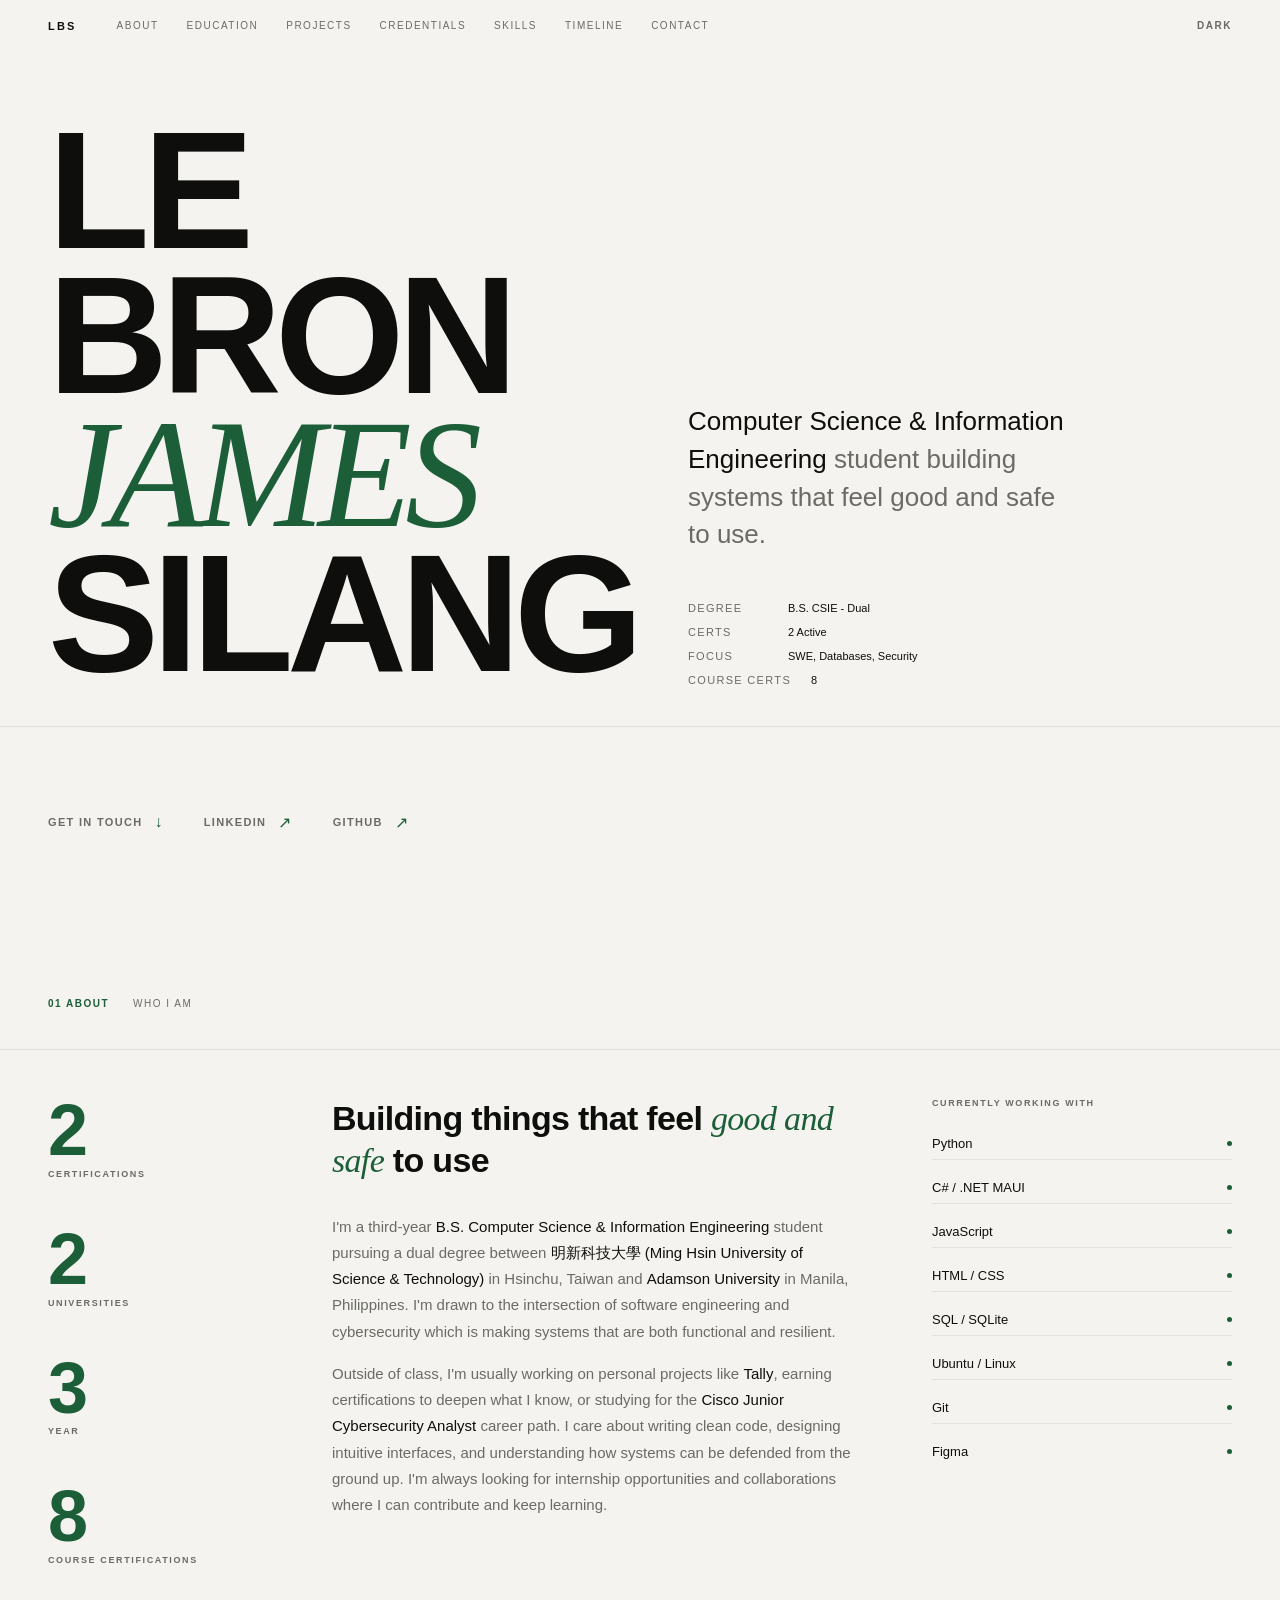
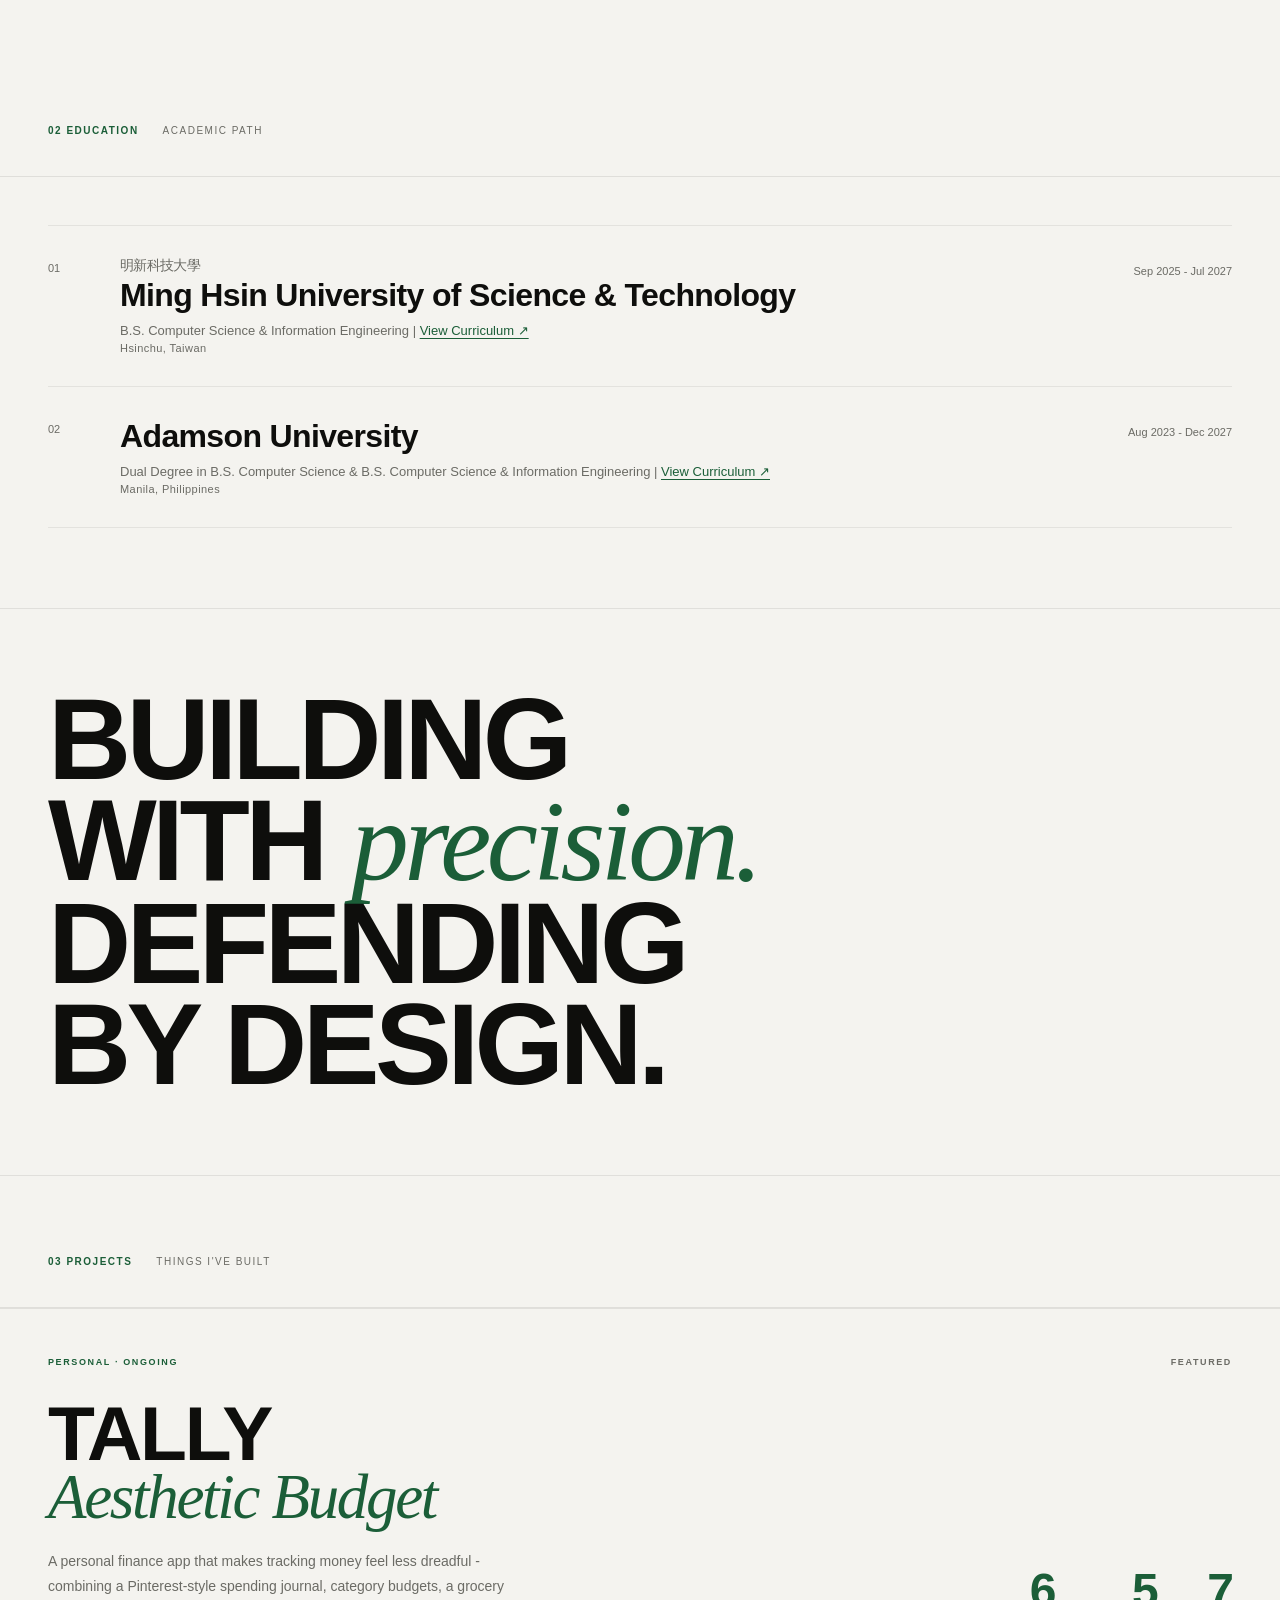
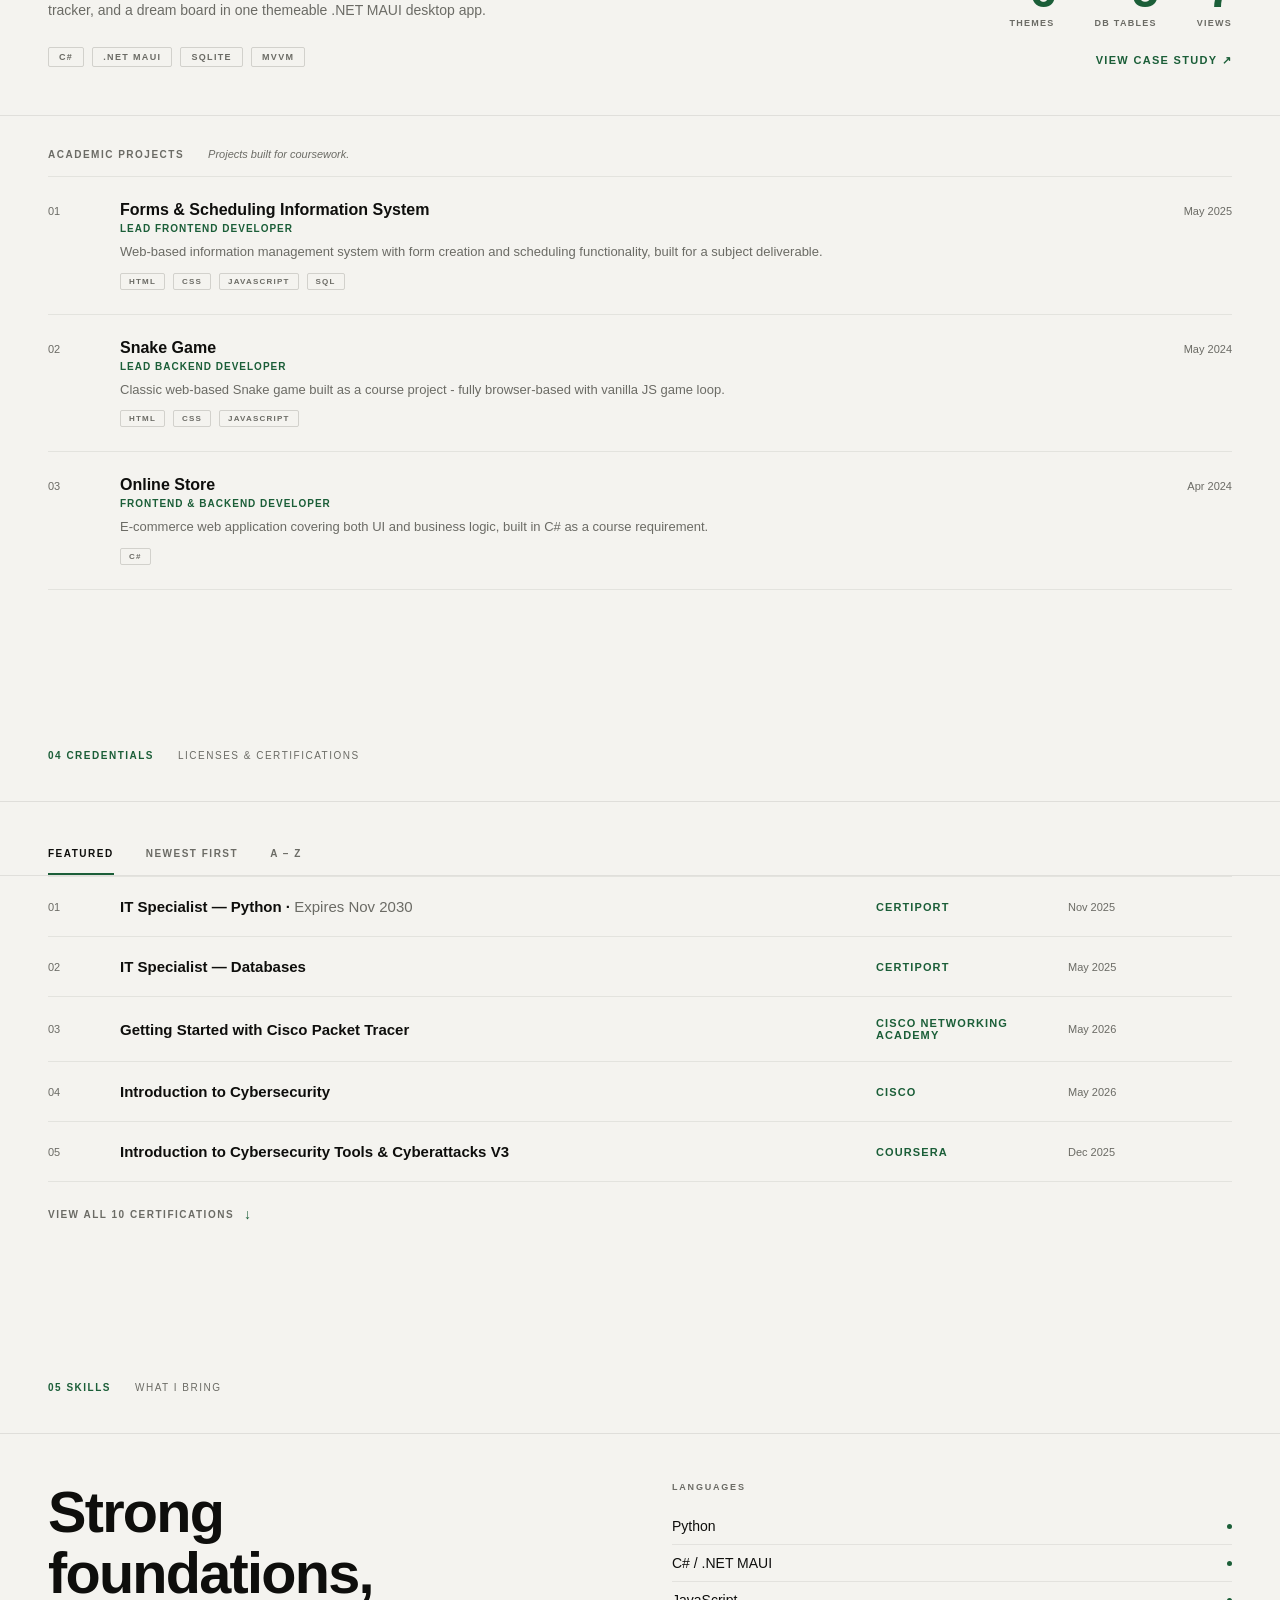
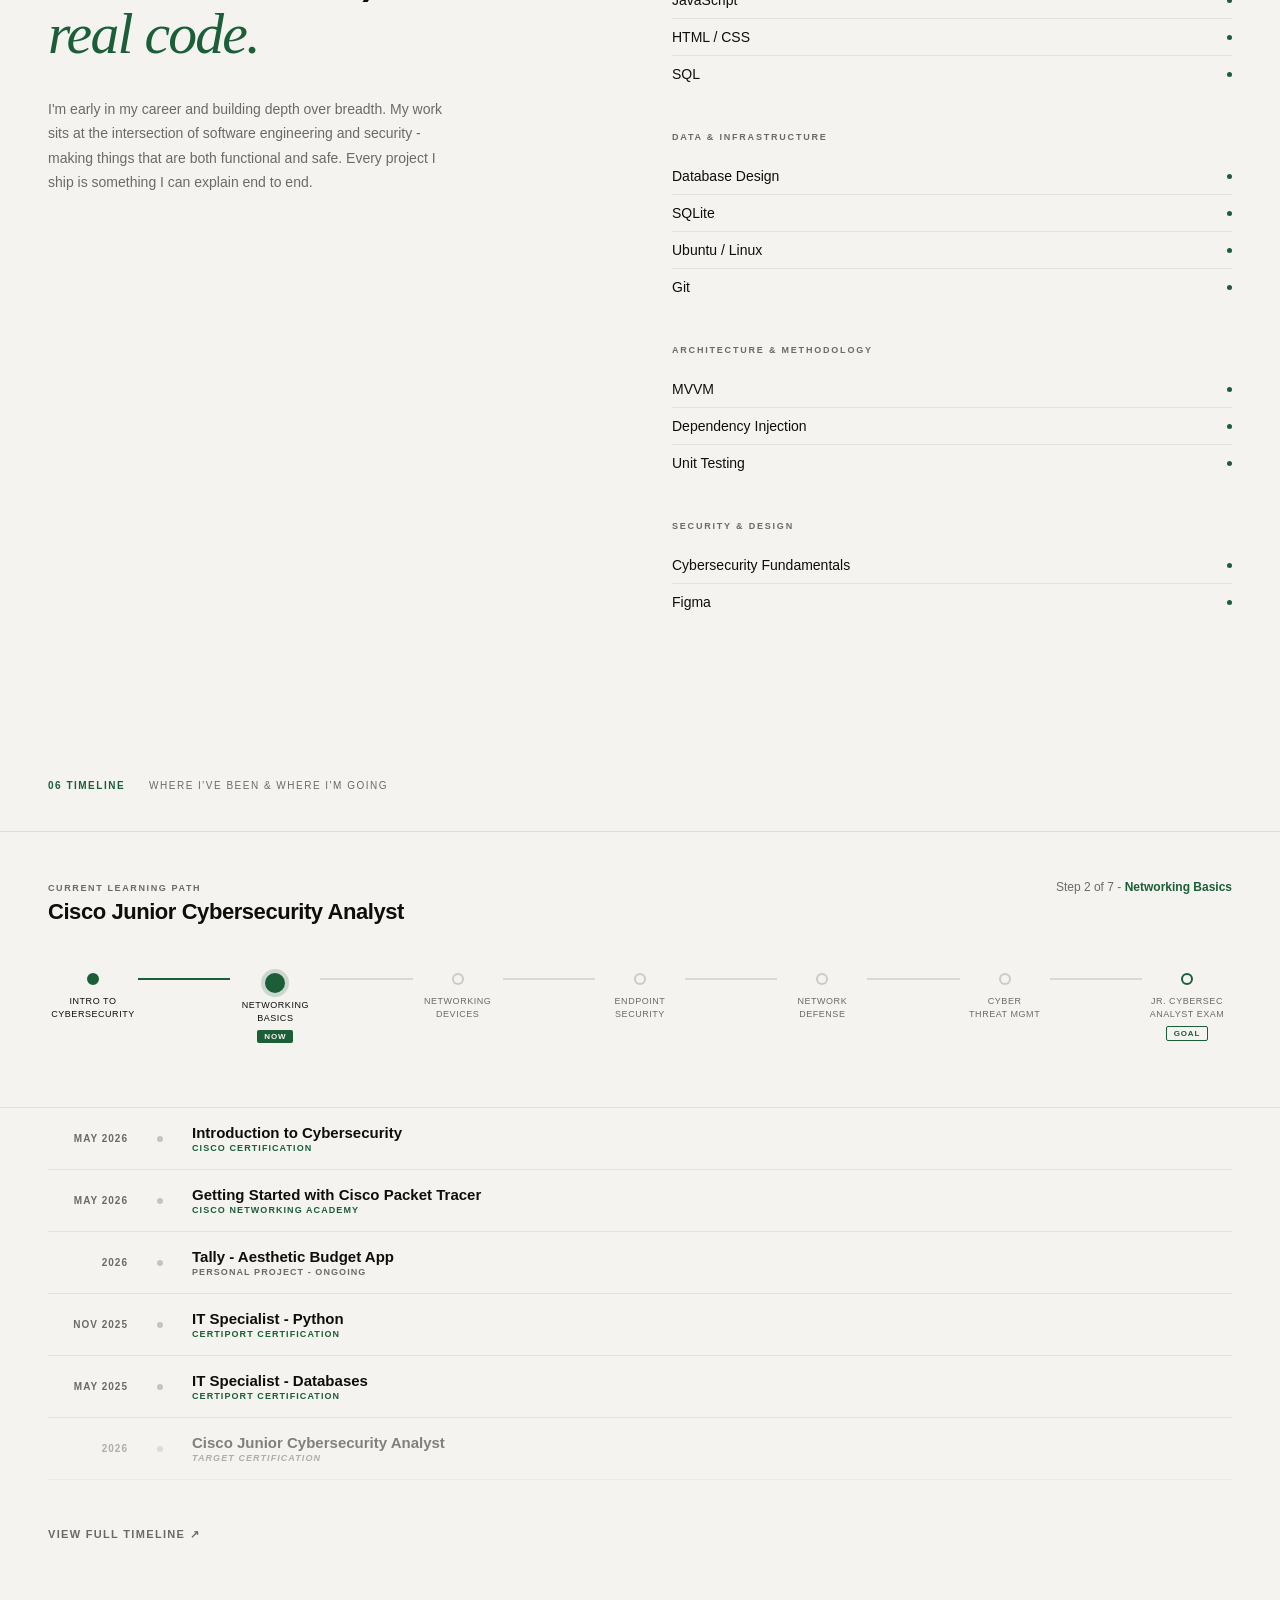
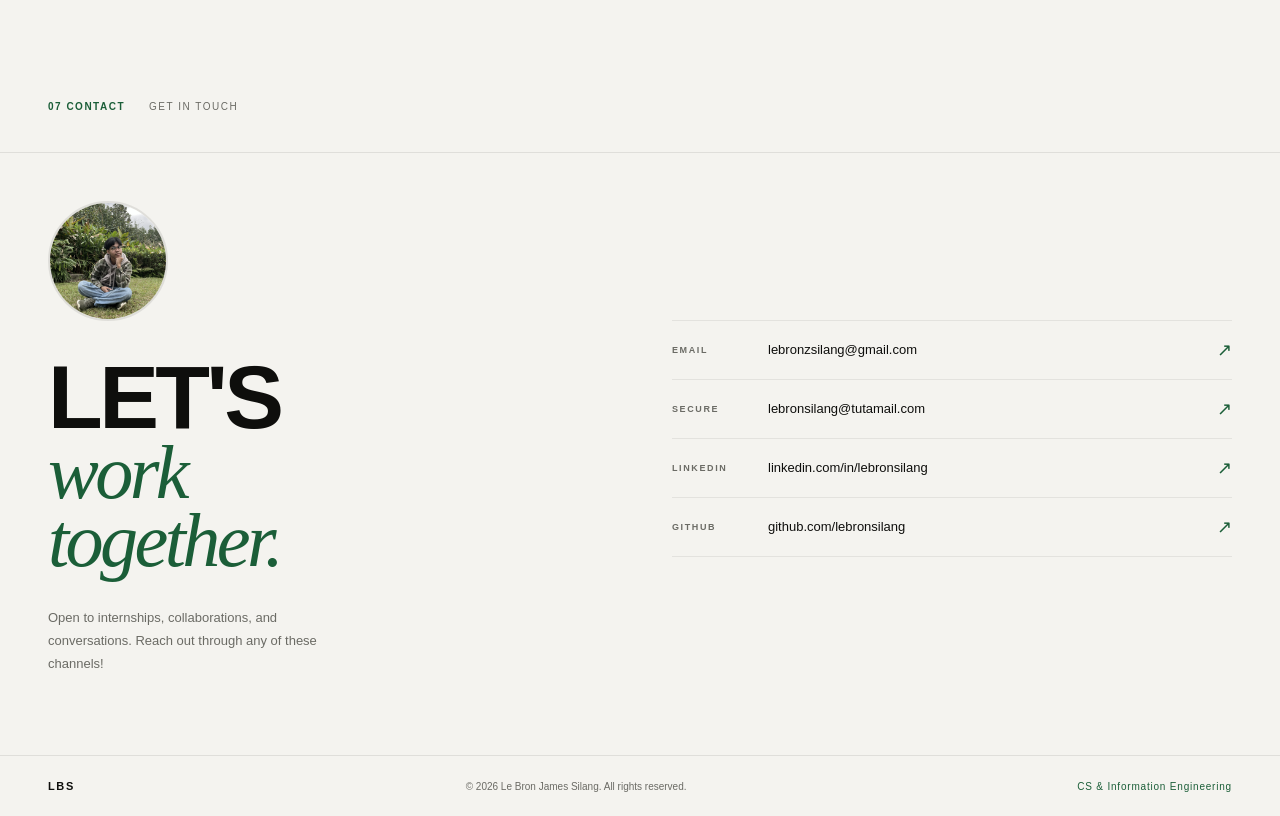
<file: index.html>
<!DOCTYPE html>
<html lang="en" data-theme="light">
<head>
  <meta charset="UTF-8" />
  <meta name="viewport" content="width=device-width, initial-scale=1.0"/>
  <title>Le Bron James Silang</title>
  <meta name="description" content="Le Bron Silang is a Computer Science & Information Engineering student specialising in databases, Python, and cybersecurity." />
  <link rel="stylesheet" href="style.css" />
  <link rel="icon" type="image/x-icon" href="images/icon.svg">
</head>
<body>

  <a href="#about" class="skip-link">Skip to main content</a>`

  <!-- NAV -->
  <nav id="navbar" aria-label="Primary navigation">
    <div class="nav-left">
      <a href="#hero" class="nav-logo" aria-label="Le Bron James Silang - back to top">LBS</a>
      <div class="nav-links">
        <a href="#about">About</a>
        <a href="#education">Education</a>
        <a href="#projects">Projects</a>
        <a href="#certifications">Credentials</a>
        <a href="#skills">Skills</a>
        <a href="#timeline">Timeline</a>
        <a href="#contact">Contact</a>
      </div>
    </div>
    <div class="nav-right">
      <button class="theme-btn" id="themeToggleDesktop" aria-label="Toggle colour theme">Dark</button>
      <button class="hamburger-btn" id="menuToggle" aria-label="Open navigation menu" aria-expanded="false" aria-controls="mobileMenu">
        <svg width="18" height="12" viewBox="0 0 18 12" fill="currentColor" aria-hidden="true">
          <rect y="0"    width="18" height="1.5" rx="0.75"/>
          <rect y="5.25" width="18" height="1.5" rx="0.75"/>
          <rect y="10.5" width="18" height="1.5" rx="0.75"/>
        </svg>
      </button>
    </div>
  </nav>

  <!-- MOBILE MENU -->
  <div class="mobile-menu" id="mobileMenu" role="menu">
    <a href="#about"          class="mobile-link" role="menuitem">About</a>
    <a href="#education"      class="mobile-link" role="menuitem">Education</a>
    <a href="#projects"       class="mobile-link" role="menuitem">Projects</a>
    <a href="#certifications" class="mobile-link" role="menuitem">Credentials</a>
    <a href="#skills"         class="mobile-link" role="menuitem">Skills</a>
    <a href="#timeline"       class="mobile-link" role="menuitem">Timeline</a>
    <a href="#contact"        class="mobile-link" role="menuitem">Contact</a>
    <button class="theme-btn mobile-link" style="text-align:left;border:none;background:none;cursor:pointer;" aria-label="Toggle colour theme">Dark</button>
  </div>

  <!-- HERO -->
  <section id="hero">
    

    <div class="hero-main">
      <div class="hero-name-block">
        <div class="hero-name">
          Le<br>Bron<br>
          <em class="italic">James</em>
          Silang
        </div>
      </div>
      <div class="hero-aside">
        <p class="hero-descriptor">
          <strong>Computer Science &amp; Information Engineering</strong> student building systems that feel good and safe to use.
        </p>
        <div class="hero-meta">
          <div class="hero-meta-row">
            <span class="hero-meta-label">Degree</span>
            <span class="hero-meta-val">B.S. CSIE - Dual</span>
          </div>
          <div class="hero-meta-row">
            <span class="hero-meta-label">Certs</span>
            <span class="hero-meta-val">2 Active</span>
          </div>
          <div class="hero-meta-row">
            <span class="hero-meta-label">Focus</span>
            <span class="hero-meta-val">SWE, Databases, Security</span>
          </div>
          <div class="hero-meta-row">
            <span class="hero-meta-label">Course Certs</span>
            <span class="hero-meta-val">8</span>
          </div>
        </div>
      </div>
    </div>

    <div class="hero-footer">
      <a href="#contact" class="hero-cta"><span>Get in Touch</span><span class="arr">↓</span></a>
      <a href="https://linkedin.com/in/lebronsilang" target="_blank" rel="noopener" class="hero-cta"><span>LinkedIn</span><span class="arr">↗</span></a>
      <a href="https://github.com/lebronsilang"      target="_blank" rel="noopener" class="hero-cta"><span>GitHub</span><span class="arr">↗</span></a>
    </div>
  </section>

  <!-- ABOUT -->
  <section id="about">
    <div class="sec-head">
      <span class="sec-num">01 About</span>
      <span class="sec-title">Who I Am</span>
    </div>
    <div class="about-grid">
      <div class="about-index">
        <div class="about-stat">
          <div class="about-stat-n">2</div>
          <div class="about-stat-l">Certifications</div>
        </div>
        <div class="about-stat">
          <div class="about-stat-n">2</div>
          <div class="about-stat-l">Universities</div>
        </div>
        <div class="about-stat">
          <div class="about-stat-n">3</div>
          <div class="about-stat-l">Year</div>
        </div>
        <div class="about-stat">
          <div class="about-stat-n">8</div>
          <div class="about-stat-l">Course Certifications</div>
        </div>
      </div>
      <div class="about-body">
        <p class="about-pull">Building things that feel <em>good and safe</em> to use</p>
        <p class="about-text">
          I'm a third-year <strong>B.S. Computer Science &amp; Information Engineering</strong> student pursuing a dual degree between <strong>明新科技大學 (Ming Hsin University of Science &amp; Technology)</strong> in Hsinchu, Taiwan and <strong>Adamson University</strong> in Manila, Philippines. I'm drawn to the intersection of software engineering and cybersecurity which is making systems that are both functional and resilient.
        </p>
        <p class="about-text" style="margin-top:16px;">
          Outside of class, I'm usually working on personal projects like <strong>Tally</strong>, earning certifications to deepen what I know, or studying for the <strong>Cisco Junior Cybersecurity Analyst</strong> career path. I care about writing clean code, designing intuitive interfaces, and understanding how systems can be defended from the ground up. I'm always looking for internship opportunities and collaborations where I can contribute and keep learning.
        </p>
      </div>
      <div class="about-right">
        <p class="about-tag-head">Currently working with</p>
        <div class="about-tag-list">
          <div class="about-tag">Python <div class="about-tag-dot"></div></div>
          <div class="about-tag">C# / .NET MAUI <div class="about-tag-dot"></div></div>
          <div class="about-tag">JavaScript <div class="about-tag-dot"></div></div>
          <div class="about-tag">HTML / CSS <div class="about-tag-dot"></div></div>
          <div class="about-tag">SQL / SQLite <div class="about-tag-dot"></div></div>
          <div class="about-tag">Ubuntu / Linux <div class="about-tag-dot"></div></div>
          <div class="about-tag">Git <div class="about-tag-dot"></div></div>
          <div class="about-tag">Figma <div class="about-tag-dot"></div></div>
        </div>
      </div>
    </div>
  </section>

  <!-- EDUCATION -->
  <section id="education">
    <div class="sec-head">
      <span class="sec-num">02 Education</span>
      <span class="sec-title">Academic Path</span>
    </div>
    <div class="edu-items">
      <div class="edu-item">
        <div class="edu-n">01</div>
        <div class="edu-content">
          <div class="edu-school">
            <span class="edu-school-cn">明新科技大學</span>
            Ming Hsin University of Science &amp; Technology
          </div>
          <div class="edu-degree">B.S. Computer Science &amp; Information Engineering | <a href="https://www.adamson.edu.ph/v1/?page=curriculum&cid=%20%20%20%2076&curryear=2023" target="_blank" rel="noopener" style="color:var(--green);text-decoration:underline;text-underline-offset:3px;">View Curriculum ↗</a></div>
          <div class="edu-loc">Hsinchu, Taiwan</div>
        </div>
        <div class="edu-dates">Sep 2025 - Jul 2027</div>
      </div>
      <div class="edu-item">
        <div class="edu-n">02</div>
        <div class="edu-content">
          <div class="edu-school">Adamson University</div>
          <div class="edu-degree">Dual Degree in B.S. Computer Science &amp; B.S. Computer Science &amp; Information Engineering | <a href="https://www.adamson.edu.ph/v1/?page=curriculum&cid=%20%20%20%2076&curryear=2023" target="_blank" rel="noopener" style="color:var(--green);text-decoration:underline;text-underline-offset:3px;">View Curriculum ↗</a></div>
          <div class="edu-loc">Manila, Philippines</div>
        </div>
        <div class="edu-dates">Aug 2023 - Dec 2027</div>
      </div>
    </div>
  </section>

  <!-- INTERLUDE -->
  <div class="interlude">
    <div class="interlude-text">
      Building<br>
      with <em>precision.</em><br>
      Defending<br>
      by design.
    </div>
  </div>

  <!-- PROJECTS -->
  <section id="projects">
    <div class="sec-head">
      <span class="sec-num">03 Projects</span>
      <span class="sec-title">Things I've Built</span>
    </div>

    <!-- Featured project -->
    <div class="proj-featured-wrap">
      <a href="projectpage.html" class="proj-featured">
        <div class="proj-featured-meta">
          <span class="proj-tag">Personal · Ongoing</span>
          <span class="proj-featured-num">Featured</span>
        </div>
        <div class="proj-featured-body">
          <div class="proj-featured-left">
            <h2 class="proj-featured-title">Tally<br><em>Aesthetic Budget</em></h2>
            <p class="proj-featured-desc">A personal finance app that makes tracking money feel less dreadful - combining a Pinterest-style spending journal, category budgets, a grocery tracker, and a dream board in one themeable .NET MAUI desktop app.</p>
            <div class="proj-stack">
              <span>C#</span><span>.NET MAUI</span><span>SQLite</span><span>MVVM</span>
            </div>
          </div>
          <div class="proj-featured-right">
            <div class="proj-featured-stats">
              <div class="proj-stat">
                <span class="proj-stat-n">6</span>
                <span class="proj-stat-l">Themes</span>
              </div>
              <div class="proj-stat">
                <span class="proj-stat-n">5</span>
                <span class="proj-stat-l">DB Tables</span>
              </div>
              <div class="proj-stat">
                <span class="proj-stat-n">7</span>
                <span class="proj-stat-l">Views</span>
              </div>
            </div>
            <div class="proj-cta">View case study ↗</div>

          </div>
        </div>
      </a>
    </div>

    <!-- Academic projects -->
    <div class="proj-academic-head">
      <span class="proj-academic-label">Academic Projects</span>
      <span class="proj-academic-note">Projects built for coursework.</span>
    </div>

    <div class="proj-academic-list">
      <div class="proj-academic-item">
        <div class="proj-ac-n">01</div>
        <div class="proj-ac-content">
          <div class="proj-ac-title">Forms &amp; Scheduling Information System</div>
          <div class="proj-ac-role">Lead Frontend Developer</div>
          <div class="proj-ac-desc">Web-based information management system with form creation and scheduling functionality, built for a subject deliverable.</div>
          <div class="proj-stack proj-stack-sm">
            <span>HTML</span><span>CSS</span><span>JavaScript</span><span>SQL</span>
          </div>
        </div>
        <div class="proj-ac-date">May 2025</div>
      </div>

      <div class="proj-academic-item">
        <div class="proj-ac-n">02</div>
        <div class="proj-ac-content">
          <div class="proj-ac-title">Snake Game</div>
          <div class="proj-ac-role">Lead Backend Developer</div>
          <div class="proj-ac-desc">Classic web-based Snake game built as a course project - fully browser-based with vanilla JS game loop.</div>
          <div class="proj-stack proj-stack-sm">
            <span>HTML</span><span>CSS</span><span>JavaScript</span>
          </div>
        </div>
        <div class="proj-ac-date">May 2024</div>
      </div>

      <div class="proj-academic-item">
        <div class="proj-ac-n">03</div>
        <div class="proj-ac-content">
          <div class="proj-ac-title">Online Store</div>
          <div class="proj-ac-role">Frontend &amp; Backend Developer</div>
          <div class="proj-ac-desc">E-commerce web application covering both UI and business logic, built in C# as a course requirement.</div>
          <div class="proj-stack proj-stack-sm">
            <span>C#</span>
          </div>
        </div>
        <div class="proj-ac-date">Apr 2024</div>
      </div>
    </div>
  </section>

  <!-- CERTIFICATIONS -->
  <section id="certifications">
    <div class="sec-head">
      <span class="sec-num">04 Credentials</span>
      <span class="sec-title">Licenses &amp; Certifications</span>
    </div>

    <div class="cert-controls">
      <button class="filter-btn is-active" data-sort="default">Featured</button>
      <button class="filter-btn" data-sort="date">Newest First</button>
      <button class="filter-btn" data-sort="alpha">A – Z</button>
    </div>

    <div class="cert-table">
      <div id="certTableBody"></div>
      <button class="cert-expand-btn" id="certExpandBtn" style="display:none;">
        View all certifications <span class="arr">↓</span>
      </button>
    </div>
  </section>

  <!-- SKILLS -->
  <section id="skills">
    <div class="sec-head">
      <span class="sec-num">05 Skills</span>
      <span class="sec-title">What I Bring</span>
    </div>
    <div class="skills-split">
      <div class="skills-left">
        <div class="skills-big">Strong<br>foundations,<br><em>real code.</em></div>
        <p class="skills-desc">I'm early in my career and building depth over breadth. My work sits at the intersection of software engineering and security - making things that are both functional and safe. Every project I ship is something I can explain end to end.</p>
      </div>
      <div class="skills-right">
        <div class="skill-group">
          <div class="skill-group-label">Languages</div>
          <div class="skill-list">
            <div class="skill-item">Python <div class="skill-dot"></div></div>
            <div class="skill-item">C# / .NET MAUI <div class="skill-dot"></div></div>
            <div class="skill-item">JavaScript <div class="skill-dot"></div></div>
            <div class="skill-item">HTML / CSS <div class="skill-dot"></div></div>
            <div class="skill-item">SQL <div class="skill-dot"></div></div>
          </div>
        </div>
        <div class="skill-group">
          <div class="skill-group-label">Data &amp; Infrastructure</div>
          <div class="skill-list">
            <div class="skill-item">Database Design <div class="skill-dot"></div></div>
            <div class="skill-item">SQLite <div class="skill-dot"></div></div>
            <div class="skill-item">Ubuntu / Linux <div class="skill-dot"></div></div>
            <div class="skill-item">Git <div class="skill-dot"></div></div>
          </div>
        </div>
        <div class="skill-group">
          <div class="skill-group-label">Architecture &amp; Methodology</div>
          <div class="skill-list">
            <div class="skill-item">MVVM <div class="skill-dot"></div></div>
            <div class="skill-item">Dependency Injection <div class="skill-dot"></div></div>
            <div class="skill-item">Unit Testing <div class="skill-dot"></div></div>
          </div>
        </div>
        <div class="skill-group">
          <div class="skill-group-label">Security &amp; Design</div>
          <div class="skill-list">
            <div class="skill-item">Cybersecurity Fundamentals <div class="skill-dot"></div></div>
            <div class="skill-item">Figma <div class="skill-dot"></div></div>
          </div>
        </div>
      </div>
    </div>
  </section>

  <!-- TIMELINE PREVIEW -->
  <section id="timeline">
    <div class="sec-head">
      <span class="sec-num">06 Timeline</span>
      <span class="sec-title">Where I've Been &amp; Where I'm Going</span>
    </div>

    <!-- Cisco career path progress -->
    <div class="tl-path-wrap">
      <div class="tl-path-header">
        <div>
          <div class="tl-path-label">Current Learning Path</div>
          <div class="tl-path-title">Cisco Junior Cybersecurity Analyst</div>
        </div>
        <div class="tl-path-progress-text">Step 2 of 7 - <em>Networking Basics</em></div>
      </div>

      <div class="tl-path-track">
        <!-- Step 1 - done -->
        <div class="tl-step done">
          <div class="tl-step-dot"></div>
          <div class="tl-step-label">Intro to<br>Cybersecurity</div>
        </div>
        <div class="tl-step-line done"></div>

        <!-- Step 2 - current -->
        <div class="tl-step current">
          <div class="tl-step-dot"></div>
          <div class="tl-step-label">Networking<br>Basics</div>
          <div class="tl-step-badge">Now</div>
        </div>
        <div class="tl-step-line"></div>

        <!-- Step 3 -->
        <div class="tl-step upcoming">
          <div class="tl-step-dot"></div>
          <div class="tl-step-label">Networking<br>Devices</div>
        </div>
        <div class="tl-step-line"></div>

        <!-- Step 4 -->
        <div class="tl-step upcoming">
          <div class="tl-step-dot"></div>
          <div class="tl-step-label">Endpoint<br>Security</div>
        </div>
        <div class="tl-step-line"></div>

        <!-- Step 5 -->
        <div class="tl-step upcoming">
          <div class="tl-step-dot"></div>
          <div class="tl-step-label">Network<br>Defense</div>
        </div>
        <div class="tl-step-line"></div>

        <!-- Step 6 -->
        <div class="tl-step upcoming">
          <div class="tl-step-dot"></div>
          <div class="tl-step-label">Cyber<br>Threat Mgmt</div>
        </div>
        <div class="tl-step-line"></div>

        <!-- Step 7 - goal -->
        <div class="tl-step goal">
          <div class="tl-step-dot"></div>
          <div class="tl-step-label">Jr. Cybersec<br>Analyst Exam</div>
          <div class="tl-step-badge goal-badge">Goal</div>
        </div>
      </div>
    </div>

    <!-- Recent highlights -->
    <div class="tl-highlights">
      <div class="tl-highlight-row">
        <div class="tl-hl-date">May 2026</div>
        <div class="tl-hl-dot"></div>
        <div class="tl-hl-content">
          <div class="tl-hl-title">Introduction to Cybersecurity</div>
          <div class="tl-hl-type cert-type">Cisco Certification</div>
        </div>
      </div>
      <div class="tl-highlight-row">
        <div class="tl-hl-date">May 2026</div>
        <div class="tl-hl-dot"></div>
        <div class="tl-hl-content">
          <div class="tl-hl-title">Getting Started with Cisco Packet Tracer</div>
          <div class="tl-hl-type cert-type">Cisco Networking Academy</div>
        </div>
      </div>
      <div class="tl-highlight-row">
        <div class="tl-hl-date">2026</div>
        <div class="tl-hl-dot"></div>
        <div class="tl-hl-content">
          <div class="tl-hl-title">Tally - Aesthetic Budget App</div>
          <div class="tl-hl-type proj-type">Personal Project - Ongoing</div>
        </div>
      </div>
      <div class="tl-highlight-row">
        <div class="tl-hl-date">Nov 2025</div>
        <div class="tl-hl-dot"></div>
        <div class="tl-hl-content">
          <div class="tl-hl-title">IT Specialist - Python</div>
          <div class="tl-hl-type cert-type">Certiport Certification</div>
        </div>
      </div>      
      <div class="tl-highlight-row">
        <div class="tl-hl-date">May 2025</div>
        <div class="tl-hl-dot"></div>
        <div class="tl-hl-content">
          <div class="tl-hl-title">IT Specialist - Databases</div>
          <div class="tl-hl-type cert-type">Certiport Certification</div>
        </div>
      </div>
      <div class="tl-highlight-row tl-highlight-row--future">
        <div class="tl-hl-date">2026</div>
        <div class="tl-hl-dot"></div>
        <div class="tl-hl-content">
          <div class="tl-hl-title">Cisco Junior Cybersecurity Analyst</div>
          <div class="tl-hl-type goal-type">Target Certification</div>
        </div>
      </div>
    </div>

    <a href="timeline.html" class="tl-view-all">View full timeline ↗</a>
  </section>

  <!-- CONTACT -->
  <section id="contact">
    <div class="sec-head">
      <span class="sec-num">07 Contact</span>
      <span class="sec-title">Get In Touch</span>
    </div>
    <div class="contact-split">
      <div class="contact-left">
        <img src="images/profile.jpg" alt="Le Bron James Silang" class="contact-photo" />
        <div class="contact-big">Let's<br><em>work<br>together.</em></div>
        <p class="contact-note">Open to internships, collaborations, and conversations. Reach out through any of these channels!</p>
      </div>
      <div class="contact-right">
        <a href="mailto:lebronzsilang@gmail.com" class="contact-row">
          <span class="contact-type">Email</span>
          <span class="contact-val">lebronzsilang@gmail.com</span>
          <span class="contact-arr">↗</span>
        </a>
        <a href="mailto:lebronsilang@tutamail.com" class="contact-row">
          <span class="contact-type">Secure</span>
          <span class="contact-val">lebronsilang@tutamail.com</span>
          <span class="contact-arr">↗</span>
        </a>
        <a href="https://linkedin.com/in/lebronsilang" target="_blank" rel="noopener" class="contact-row">
          <span class="contact-type">LinkedIn</span>
          <span class="contact-val">linkedin.com/in/lebronsilang</span>
          <span class="contact-arr">↗</span>
        </a>
        <a href="https://github.com/lebronsilang" target="_blank" rel="noopener" class="contact-row">
          <span class="contact-type">GitHub</span>
          <span class="contact-val">github.com/lebronsilang</span>
          <span class="contact-arr">↗</span>
        </a>
      </div>
    </div>
  </section>

  <footer>
    <span class="footer-logo">LBS</span>
    <span class="footer-copy">© 2026 Le Bron James Silang. All rights reserved.</span>
    <span class="footer-field">CS &amp; Information Engineering</span>
  </footer>

  <script src="script.js"></script>
</body>
</html>
</file>
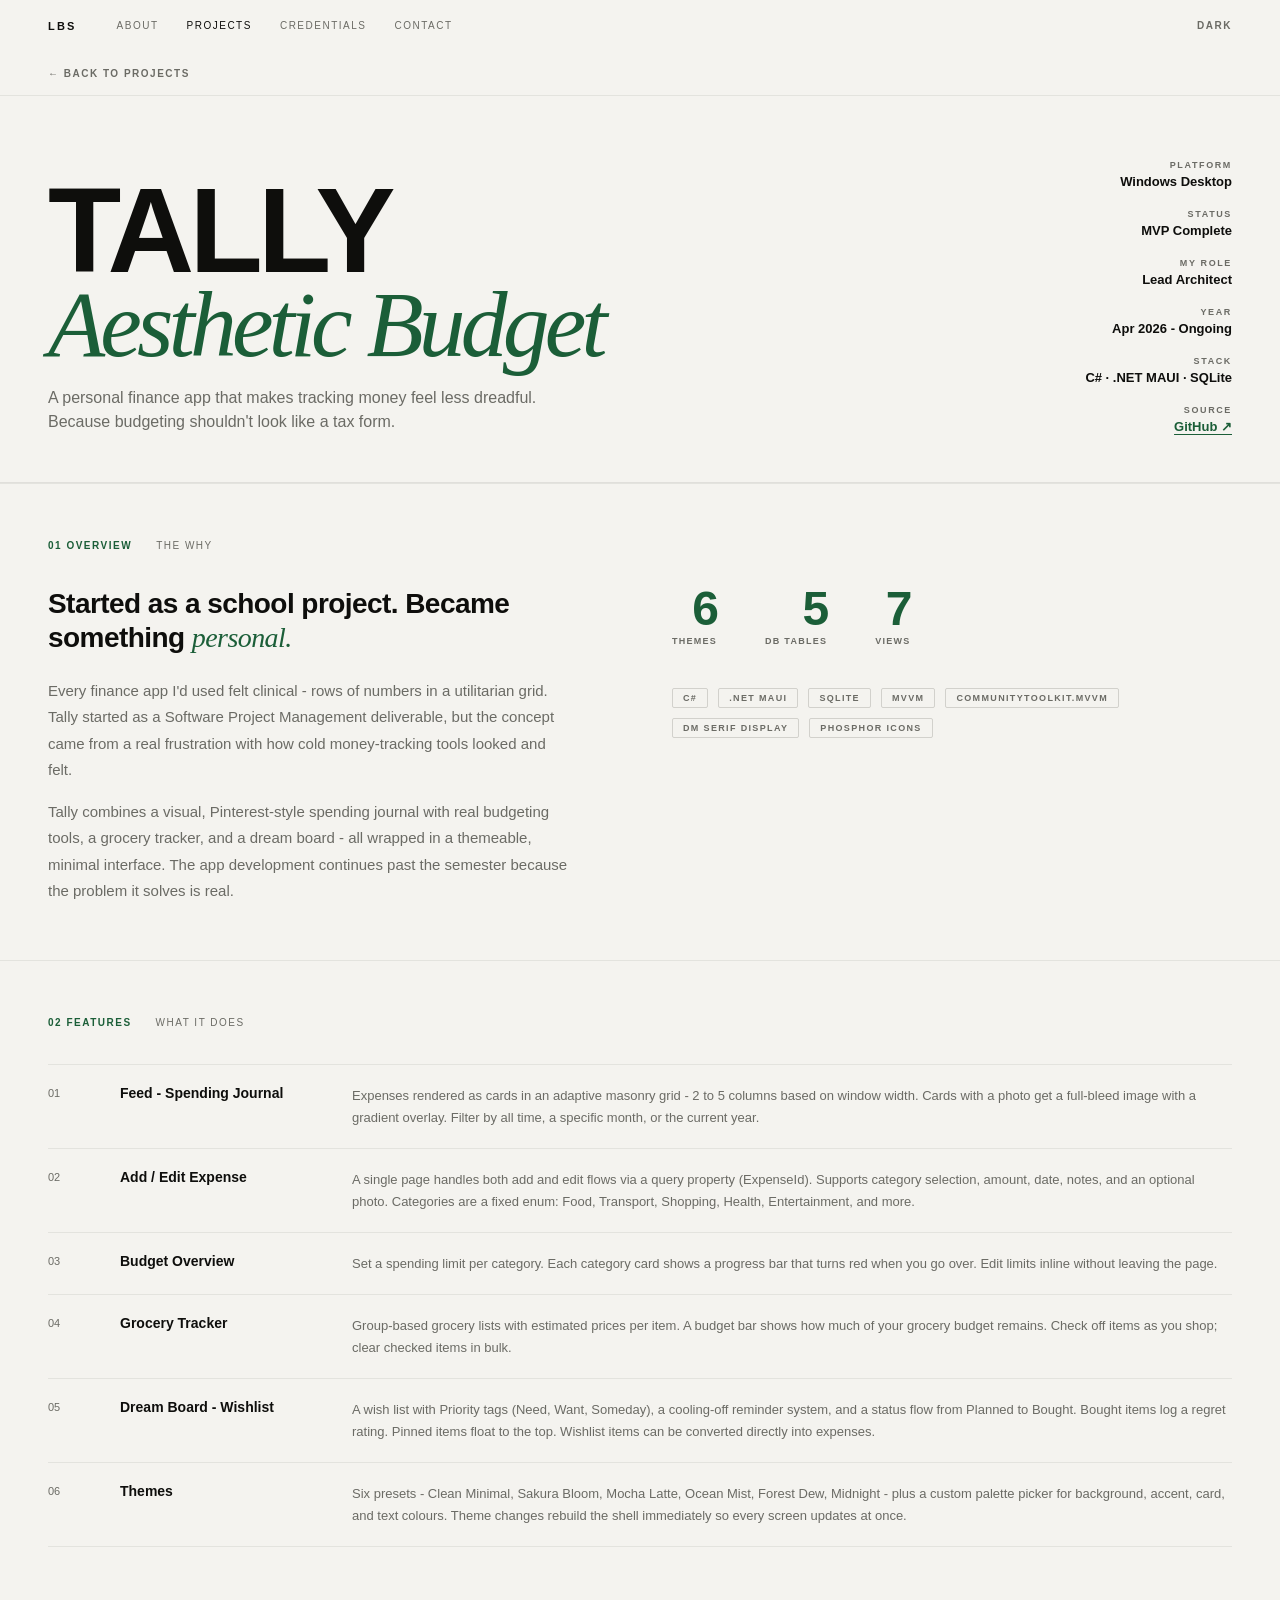
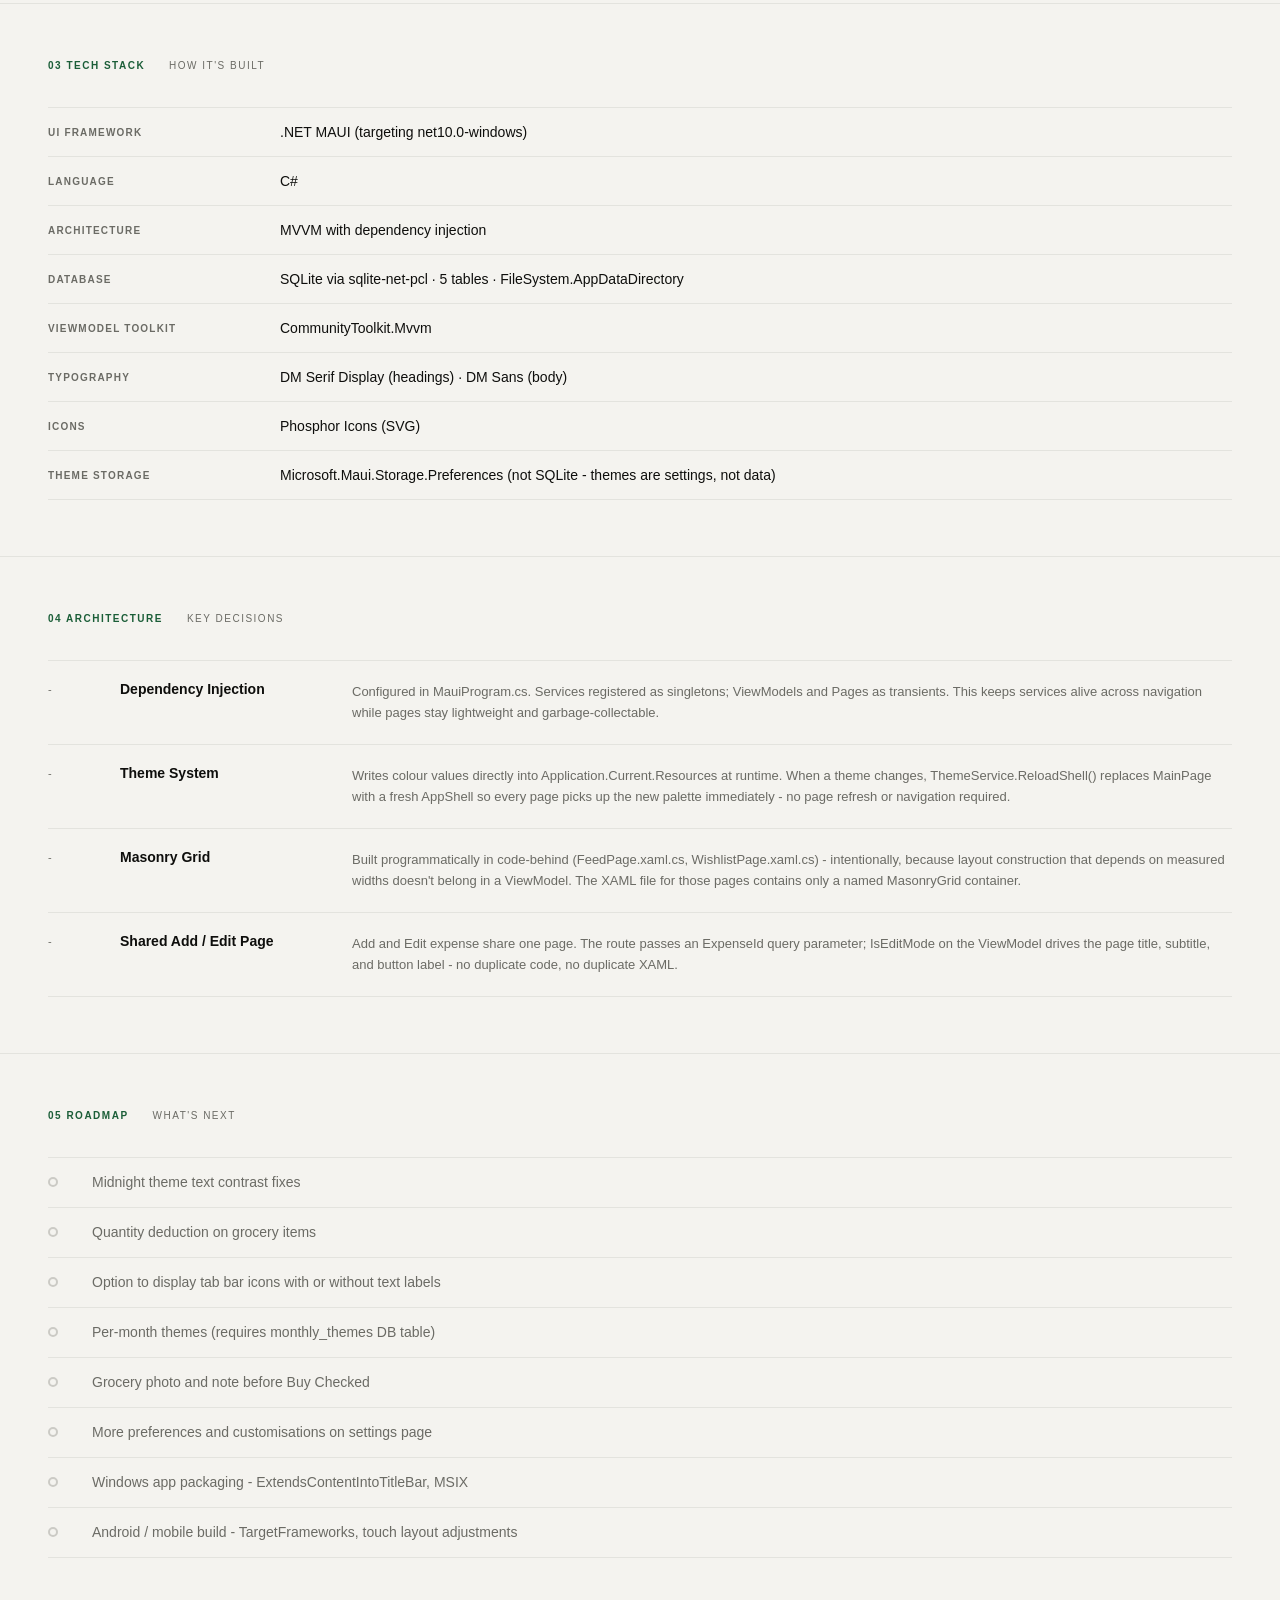
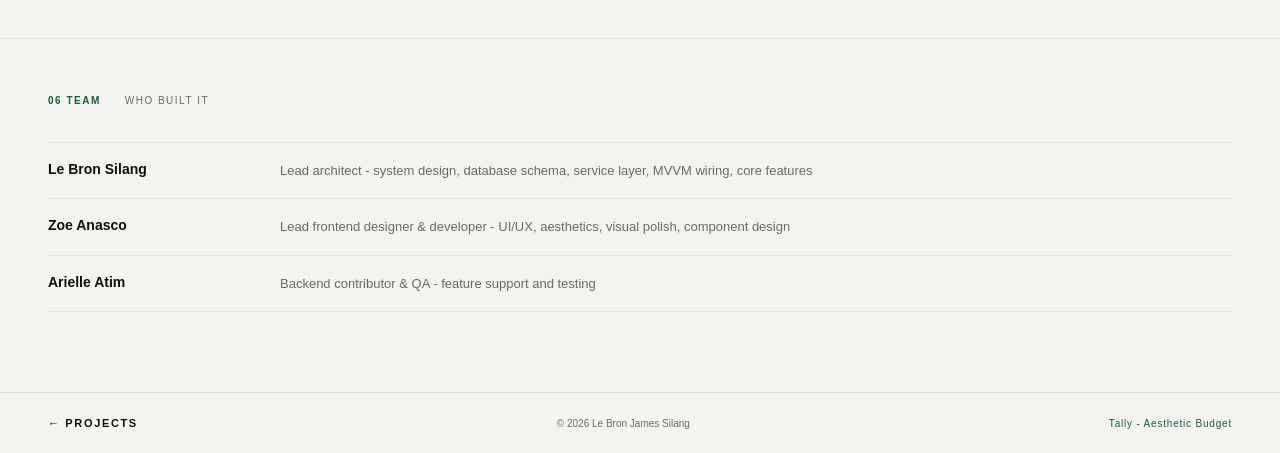
<file: projectpage.html>
<!DOCTYPE html>
<html lang="en" data-theme="light">
<head>
  <meta charset="UTF-8" />
  <meta name="viewport" content="width=device-width, initial-scale=1.0"/>
  <title>Tally | Le Bron James Silang</title>
  <meta name="description" content="Tally: an aesthetic personal finance app built in .NET MAUI with C#, SQLite, and MVVM architecture." />
  <link rel="stylesheet" href="style.css" />
  <link rel="icon" type="image/x-icon" href="images/icon.svg">
</head>
<body>

  <a href="#main" class="skip-link">Skip to main content</a>

  <!-- NAV -->
  <nav id="navbar" aria-label="Primary navigation">
    <div class="nav-left">
      <a href="index.html" class="nav-logo">LBS</a>
      <div class="nav-links">
        <a href="index.html#about">About</a>
        <a href="index.html#projects" class="active">Projects</a>
        <a href="index.html#certifications">Credentials</a>
        <a href="index.html#contact">Contact</a>
      </div>
    </div>
    <div class="nav-right">
      <button class="theme-btn" id="themeToggleDesktop" aria-label="Toggle colour theme">Dark</button>
      <button class="hamburger-btn" id="menuToggle" aria-label="Open navigation menu" aria-expanded="false" aria-controls="mobileMenu">
        <svg width="18" height="12" viewBox="0 0 18 12" fill="currentColor" aria-hidden="true">
          <rect y="0"    width="18" height="1.5" rx="0.75"/>
          <rect y="5.25" width="18" height="1.5" rx="0.75"/>
          <rect y="10.5" width="18" height="1.5" rx="0.75"/>
        </svg>
      </button>
    </div>
  </nav>

  <div class="mobile-menu" id="mobileMenu" role="menu">
    <a href="index.html#about"          class="mobile-link">About</a>
    <a href="index.html#projects"       class="mobile-link">Projects</a>
    <a href="index.html#certifications" class="mobile-link">Credentials</a>
    <a href="index.html#contact"        class="mobile-link">Contact</a>
    <button class="theme-btn mobile-link" style="text-align:left;border:none;background:none;cursor:pointer;">Dark</button>
  </div>

  <!-- HERO -->
  <div class="proj-page-hero" id="main">
    <a href="index.html#projects" class="proj-page-back">← Back to Projects</a>

    <div class="proj-page-intro">
      <div>
        <div class="proj-page-title">
          Tally<br>
          <em>Aesthetic Budget</em>
        </div>
        <p class="proj-page-tagline">
          A personal finance app that makes tracking money feel less dreadful. Because budgeting shouldn't look like a tax form.
        </p>
      </div>
      <div class="proj-page-meta-grid">
        <div class="proj-page-meta-item">
          <div class="proj-page-meta-label">Platform</div>
          <div class="proj-page-meta-val">Windows Desktop</div>
        </div>
        <div class="proj-page-meta-item">
          <div class="proj-page-meta-label">Status</div>
          <div class="proj-page-meta-val">MVP Complete</div>
        </div>
        <div class="proj-page-meta-item">
          <div class="proj-page-meta-label">My Role</div>
          <div class="proj-page-meta-val">Lead Architect</div>
        </div>
        <div class="proj-page-meta-item">
          <div class="proj-page-meta-label">Year</div>
          <div class="proj-page-meta-val">Apr 2026 - Ongoing</div>
        </div>
        <div class="proj-page-meta-item">
          <div class="proj-page-meta-label">Stack</div>
          <div class="proj-page-meta-val">C# · .NET MAUI · SQLite</div>
        </div>
        <div class="proj-page-meta-item">
          <div class="proj-page-meta-label">Source</div>
          <div class="proj-page-meta-val"><a href="https://github.com/lebronsilang/Tally_AestheticBudget" target="_blank" rel="noopener" style="color:var(--green);text-decoration:underline;text-underline-offset:3px;">GitHub ↗</a></div>
        </div>
      </div>
    </div>
  </div>

  <!-- OVERVIEW -->
  <div class="proj-section">
    <div class="proj-section-head">
      <span class="proj-section-num">01 Overview</span>
      <span class="proj-section-title">The Why</span>
    </div>
    <div style="display:grid;grid-template-columns:1fr 1fr;gap:64px;padding-bottom:56px;" class="proj-overview-grid">
      <div>
        <p class="about-pull" style="font-size:clamp(20px,2.5vw,28px);margin-bottom:24px;">Started as a school project. Became something <em>personal.</em></p>
        <p class="about-text">Every finance app I'd used felt clinical - rows of numbers in a utilitarian grid. Tally started as a Software Project Management deliverable, but the concept came from a real frustration with how cold money-tracking tools looked and felt.</p>
        <p class="about-text" style="margin-top:16px;">Tally combines a visual, Pinterest-style spending journal with real budgeting tools, a grocery tracker, and a dream board - all wrapped in a themeable, minimal interface. The app development continues past the semester because the problem it solves is real.</p>
      </div>
      <div>
        <div class="proj-featured-stats" style="justify-content:flex-start;gap:48px;margin-bottom:40px;">
          <div class="proj-stat">
            <span class="proj-stat-n">6</span>
            <span class="proj-stat-l">Themes</span>
          </div>
          <div class="proj-stat">
            <span class="proj-stat-n">5</span>
            <span class="proj-stat-l">DB Tables</span>
          </div>
          <div class="proj-stat">
            <span class="proj-stat-n">7</span>
            <span class="proj-stat-l">Views</span>
          </div>
        </div>
        <div class="proj-stack" style="gap:10px;">
          <span>C#</span><span>.NET MAUI</span><span>SQLite</span><span>MVVM</span>
          <span>CommunityToolkit.Mvvm</span><span>DM Serif Display</span><span>Phosphor Icons</span>
        </div>
      </div>
    </div>
  </div>

  <!-- FEATURES -->
  <div class="proj-section">
    <div class="proj-section-head">
      <span class="proj-section-num">02 Features</span>
      <span class="proj-section-title">What It Does</span>
    </div>
    <div class="proj-feature-list">
      <div class="proj-feature-item">
        <div class="proj-feature-n">01</div>
        <div class="proj-feature-name">Feed - Spending Journal</div>
        <div class="proj-feature-desc">Expenses rendered as cards in an adaptive masonry grid - 2 to 5 columns based on window width. Cards with a photo get a full-bleed image with a gradient overlay. Filter by all time, a specific month, or the current year.</div>
      </div>
      <div class="proj-feature-item">
        <div class="proj-feature-n">02</div>
        <div class="proj-feature-name">Add / Edit Expense</div>
        <div class="proj-feature-desc">A single page handles both add and edit flows via a query property (ExpenseId). Supports category selection, amount, date, notes, and an optional photo. Categories are a fixed enum: Food, Transport, Shopping, Health, Entertainment, and more.</div>
      </div>
      <div class="proj-feature-item">
        <div class="proj-feature-n">03</div>
        <div class="proj-feature-name">Budget Overview</div>
        <div class="proj-feature-desc">Set a spending limit per category. Each category card shows a progress bar that turns red when you go over. Edit limits inline without leaving the page.</div>
      </div>
      <div class="proj-feature-item">
        <div class="proj-feature-n">04</div>
        <div class="proj-feature-name">Grocery Tracker</div>
        <div class="proj-feature-desc">Group-based grocery lists with estimated prices per item. A budget bar shows how much of your grocery budget remains. Check off items as you shop; clear checked items in bulk.</div>
      </div>
      <div class="proj-feature-item">
        <div class="proj-feature-n">05</div>
        <div class="proj-feature-name">Dream Board - Wishlist</div>
        <div class="proj-feature-desc">A wish list with Priority tags (Need, Want, Someday), a cooling-off reminder system, and a status flow from Planned to Bought. Bought items log a regret rating. Pinned items float to the top. Wishlist items can be converted directly into expenses.</div>
      </div>
      <div class="proj-feature-item">
        <div class="proj-feature-n">06</div>
        <div class="proj-feature-name">Themes</div>
        <div class="proj-feature-desc">Six presets - Clean Minimal, Sakura Bloom, Mocha Latte, Ocean Mist, Forest Dew, Midnight - plus a custom palette picker for background, accent, card, and text colours. Theme changes rebuild the shell immediately so every screen updates at once.</div>
      </div>
    </div>
  </div>

  <!-- TECH STACK -->
  <div class="proj-section">
    <div class="proj-section-head">
      <span class="proj-section-num">03 Tech Stack</span>
      <span class="proj-section-title">How It's Built</span>
    </div>
    <div class="proj-tech-table">
      <div class="proj-tech-row">
        <div class="proj-tech-layer">UI Framework</div>
        <div class="proj-tech-val">.NET MAUI (targeting net10.0-windows)</div>
      </div>
      <div class="proj-tech-row">
        <div class="proj-tech-layer">Language</div>
        <div class="proj-tech-val">C#</div>
      </div>
      <div class="proj-tech-row">
        <div class="proj-tech-layer">Architecture</div>
        <div class="proj-tech-val">MVVM with dependency injection</div>
      </div>
      <div class="proj-tech-row">
        <div class="proj-tech-layer">Database</div>
        <div class="proj-tech-val">SQLite via sqlite-net-pcl · 5 tables · FileSystem.AppDataDirectory</div>
      </div>
      <div class="proj-tech-row">
        <div class="proj-tech-layer">ViewModel Toolkit</div>
        <div class="proj-tech-val">CommunityToolkit.Mvvm</div>
      </div>
      <div class="proj-tech-row">
        <div class="proj-tech-layer">Typography</div>
        <div class="proj-tech-val">DM Serif Display (headings) · DM Sans (body)</div>
      </div>
      <div class="proj-tech-row">
        <div class="proj-tech-layer">Icons</div>
        <div class="proj-tech-val">Phosphor Icons (SVG)</div>
      </div>
      <div class="proj-tech-row">
        <div class="proj-tech-layer">Theme Storage</div>
        <div class="proj-tech-val">Microsoft.Maui.Storage.Preferences (not SQLite - themes are settings, not data)</div>
      </div>
    </div>
  </div>

  <!-- ARCHITECTURE NOTES -->
  <div class="proj-section">
    <div class="proj-section-head">
      <span class="proj-section-num">04 Architecture</span>
      <span class="proj-section-title">Key Decisions</span>
    </div>
    <div class="proj-feature-list">
      <div class="proj-feature-item">
        <div class="proj-feature-n">-</div>
        <div class="proj-feature-name">Dependency Injection</div>
        <div class="proj-feature-desc">Configured in MauiProgram.cs. Services registered as singletons; ViewModels and Pages as transients. This keeps services alive across navigation while pages stay lightweight and garbage-collectable.</div>
      </div>
      <div class="proj-feature-item">
        <div class="proj-feature-n">-</div>
        <div class="proj-feature-name">Theme System</div>
        <div class="proj-feature-desc">Writes colour values directly into Application.Current.Resources at runtime. When a theme changes, ThemeService.ReloadShell() replaces MainPage with a fresh AppShell so every page picks up the new palette immediately - no page refresh or navigation required.</div>
      </div>
      <div class="proj-feature-item">
        <div class="proj-feature-n">-</div>
        <div class="proj-feature-name">Masonry Grid</div>
        <div class="proj-feature-desc">Built programmatically in code-behind (FeedPage.xaml.cs, WishlistPage.xaml.cs) - intentionally, because layout construction that depends on measured widths doesn't belong in a ViewModel. The XAML file for those pages contains only a named MasonryGrid container.</div>
      </div>
      <div class="proj-feature-item">
        <div class="proj-feature-n">-</div>
        <div class="proj-feature-name">Shared Add / Edit Page</div>
        <div class="proj-feature-desc">Add and Edit expense share one page. The route passes an ExpenseId query parameter; IsEditMode on the ViewModel drives the page title, subtitle, and button label - no duplicate code, no duplicate XAML.</div>
      </div>
    </div>
  </div>

  <!-- ROADMAP -->
  <div class="proj-section">
    <div class="proj-section-head">
      <span class="proj-section-num">05 Roadmap</span>
      <span class="proj-section-title">What's Next</span>
    </div>
    <div class="proj-roadmap-list">
      <div class="proj-roadmap-item">
        <div class="proj-roadmap-check"></div>
        <div class="proj-roadmap-text">Midnight theme text contrast fixes</div>
      </div>
      <div class="proj-roadmap-item">
        <div class="proj-roadmap-check"></div>
        <div class="proj-roadmap-text">Quantity deduction on grocery items</div>
      </div>
      <div class="proj-roadmap-item">
        <div class="proj-roadmap-check"></div>
        <div class="proj-roadmap-text">Option to display tab bar icons with or without text labels</div>
      </div>
      <div class="proj-roadmap-item">
        <div class="proj-roadmap-check"></div>
        <div class="proj-roadmap-text">Per-month themes (requires monthly_themes DB table)</div>
      </div>
      <div class="proj-roadmap-item">
        <div class="proj-roadmap-check"></div>
        <div class="proj-roadmap-text">Grocery photo and note before Buy Checked</div>
      </div>
      <div class="proj-roadmap-item">
        <div class="proj-roadmap-check"></div>
        <div class="proj-roadmap-text">More preferences and customisations on settings page</div>
      </div>
      <div class="proj-roadmap-item">
        <div class="proj-roadmap-check"></div>
        <div class="proj-roadmap-text">Windows app packaging - ExtendsContentIntoTitleBar, MSIX</div>
      </div>
      <div class="proj-roadmap-item">
        <div class="proj-roadmap-check"></div>
        <div class="proj-roadmap-text">Android / mobile build - TargetFrameworks, touch layout adjustments</div>
      </div>
    </div>
  </div>

  <!-- TEAM -->
  <div class="proj-section">
    <div class="proj-section-head">
      <span class="proj-section-num">06 Team</span>
      <span class="proj-section-title">Who Built It</span>
    </div>
    <div class="proj-team-table">
      <div class="proj-team-row">
        <div class="proj-team-name">Le Bron Silang</div>
        <div class="proj-team-role">Lead architect - system design, database schema, service layer, MVVM wiring, core features</div>
      </div>
      <div class="proj-team-row">
        <div class="proj-team-name">Zoe Anasco</div>
        <div class="proj-team-role">Lead frontend designer &amp; developer - UI/UX, aesthetics, visual polish, component design</div>
      </div>
      <div class="proj-team-row">
        <div class="proj-team-name">Arielle Atim</div>
        <div class="proj-team-role">Backend contributor &amp; QA - feature support and testing</div>
      </div>
    </div>
  </div>

  <footer>
    <a href="index.html#projects" class="footer-logo" style="text-decoration:none;">← Projects</a>
    <span class="footer-copy">© 2026 Le Bron James Silang</span>
    <span class="footer-field">Tally - Aesthetic Budget</span>
  </footer>

  <script>
    // Theme
    const THEME_KEY = 'portfolio-theme';
    const html = document.documentElement;
    function applyTheme(t) {
      html.setAttribute('data-theme', t);
      localStorage.setItem(THEME_KEY, t);
      document.querySelectorAll('.theme-btn').forEach(b => b.textContent = t === 'dark' ? 'Light' : 'Dark');
    }
    applyTheme(localStorage.getItem(THEME_KEY) || 'light');
    document.querySelectorAll('.theme-btn').forEach(b =>
      b.addEventListener('click', () => applyTheme(html.getAttribute('data-theme') === 'dark' ? 'light' : 'dark'))
    );

    // Nav scroll
    const navbar = document.getElementById('navbar');
    window.addEventListener('scroll', () => navbar.classList.toggle('scrolled', window.scrollY > 20), { passive: true });

    // Mobile menu
    const menuToggle = document.getElementById('menuToggle');
    const mobileMenu = document.getElementById('mobileMenu');
    menuToggle.addEventListener('click', e => {
      e.stopPropagation();
      const open = mobileMenu.classList.toggle('is-open');
      menuToggle.setAttribute('aria-expanded', open);
    });
    document.querySelectorAll('.mobile-link').forEach(l => l.addEventListener('click', () => mobileMenu.classList.remove('is-open')));
    document.addEventListener('click', e => {
      if (!menuToggle.contains(e.target) && !mobileMenu.contains(e.target)) mobileMenu.classList.remove('is-open');
    });

    // Responsive overview grid
    function fixOverviewGrid() {
      const g = document.querySelector('.proj-overview-grid');
      if (!g) return;
      g.style.gridTemplateColumns = window.innerWidth < 769 ? '1fr' : '1fr 1fr';
    }
    fixOverviewGrid();
    window.addEventListener('resize', fixOverviewGrid);
  </script>
</body>
</html>
</file>
<file: style.css>
/* ===========================
   CSS VARIABLES — LIGHT (default)
   =========================== */
:root {
  --bg:     #F4F3EF;
  --fg:     #0E0E0C;
  --muted:  #6B6B65;
  --green:  #1B5E38;
  --serif:  'Times New Roman', Times, serif;
  --sans:   'Helvetica Neue', Helvetica, Arial, sans-serif;
}

[data-theme="dark"] {
  --bg:    #0E0E0C;
  --fg:    #F0EFE9;
  --muted: #888880;
  --green: #3ECF74;
}

/* ===========================
   RESET
   =========================== */
*, *::before, *::after { box-sizing: border-box; margin: 0; padding: 0; }
html { font-size: 16px; scroll-behavior: smooth; }

@media (prefers-reduced-motion: reduce) {
  html { scroll-behavior: auto; }
  *, *::before, *::after {
    animation-duration: 0.01ms !important;
    animation-iteration-count: 1 !important;
    transition-duration: 0.01ms !important;
  }
}

body {
  font-family: var(--sans);
  background: var(--bg);
  color: var(--fg);
  transition: background 0.3s, color 0.3s;
  overflow-x: hidden;
}

a { color: inherit; text-decoration: none; }

/* Focus ring */
:focus-visible {
  outline: 2px solid var(--green);
  outline-offset: 3px;
  border-radius: 2px;
}

/* Skip link */
.skip-link {
  position: fixed;
  top: -100%;
  left: 16px;
  z-index: 9999;
  background: var(--green);
  color: #fff;
  padding: 10px 20px;
  border-radius: 4px;
  font-size: 0.88rem;
  font-weight: 600;
  text-decoration: none;
  transition: top 0.2s;
}
.skip-link:focus { top: 16px; }

/* ===========================
   NAV
   =========================== */
nav {
  position: fixed; top: 0; left: 0; right: 0; z-index: 100;
  display: flex; align-items: center; justify-content: space-between;
  padding: 0 48px;
  height: 52px;
  background: var(--bg);
  transition: background 0.3s;
  border-bottom: 1px solid transparent;
}

nav.scrolled {
  border-bottom-color: rgba(110, 110, 100, 0.15);
}

.nav-left { display: flex; gap: 40px; align-items: center; }

.nav-logo {
  font-size: 11px; font-weight: 700;
  letter-spacing: 0.2em; text-transform: uppercase;
  color: var(--fg);
}

.nav-links { display: flex; gap: 28px; }
.nav-links a {
  font-size: 10px; font-weight: 400;
  letter-spacing: 0.15em; text-transform: uppercase;
  color: var(--muted); transition: color 0.15s;
}
.nav-links a:hover,
.nav-links a.active { color: var(--fg); }

.nav-right { display: flex; align-items: center; gap: 20px; }

.theme-btn {
  font-family: var(--sans);
  font-size: 10px; font-weight: 700;
  letter-spacing: 0.15em; text-transform: uppercase;
  background: none; border: none;
  color: var(--muted); cursor: pointer;
  padding: 0; transition: color 0.15s;
}
.theme-btn:hover { color: var(--fg); }

/* Mobile hamburger */
.hamburger-btn {
  display: none;
  background: none; border: none;
  cursor: pointer; color: var(--muted);
  padding: 4px; transition: color 0.15s;
}
.hamburger-btn:hover { color: var(--fg); }

/* Mobile menu */
.mobile-menu {
  display: none;
  position: fixed;
  top: 52px; left: 0; right: 0;
  background: var(--bg);
  border-bottom: 1px solid rgba(110, 110, 100, 0.2);
  padding: 20px 24px 24px;
  flex-direction: column;
  gap: 4px;
  z-index: 99;
}

.mobile-menu.is-open { display: flex; }

.mobile-link {
  font-size: 12px; font-weight: 400;
  letter-spacing: 0.14em; text-transform: uppercase;
  color: var(--muted);
  padding: 10px 0;
  border-bottom: 1px solid rgba(110, 110, 100, 0.12);
  transition: color 0.15s;
}
.mobile-link:last-child { border-bottom: none; }
.mobile-link:hover { color: var(--fg); }

/* ===========================
   HERO
   =========================== */
#hero {
  padding-top: 52px;
  min-height: 100vh;
  display: grid;
  grid-template-rows: auto 1fr auto;
}

.hero-bar {
  display: flex;
  gap: 48px;
  padding: 16px 48px;
  border-bottom: 1px solid rgba(110, 110, 100, 0.15);
}

.hero-bar-cell {
  font-size: 10px;
  letter-spacing: 0.12em;
  text-transform: uppercase;
  color: var(--muted);
}
.hero-bar-cell span { color: var(--fg); font-weight: 500; }

.hero-main {
  display: grid;
  grid-template-columns: 1fr 1fr;
  align-items: end;
  padding: 0 48px;
}

.hero-name-block { padding: 48px 0 40px; }

.hero-name {
  font-size: clamp(80px, 13vw, 176px);
  font-weight: 900;
  line-height: 0.87;
  letter-spacing: -0.04em;
  text-transform: uppercase;
}

.hero-name .italic {
  font-family: var(--serif);
  font-style: italic;
  font-weight: 400;
  font-size: clamp(72px, 12vw, 160px);
  color: var(--green);
  display: block;
}

.hero-aside {
  padding: 48px 0 40px 48px;
  display: flex;
  flex-direction: column;
  justify-content: flex-end;
  gap: 48px;
}

.hero-descriptor {
  font-size: clamp(18px, 2.5vw, 26px);
  font-weight: 300;
  line-height: 1.45;
  color: var(--muted);
  max-width: 380px;
}
.hero-descriptor strong { color: var(--fg); font-weight: 500; }

.hero-meta { display: flex; flex-direction: column; gap: 12px; }
.hero-meta-row {
  display: flex; gap: 20px; align-items: baseline;
  font-size: 11px;
}
.hero-meta-label {
  letter-spacing: 0.12em; text-transform: uppercase;
  color: var(--muted); min-width: 80px;
}
.hero-meta-val { color: var(--fg); font-weight: 500; }

.hero-footer {
  display: flex;
  gap: 0;
  padding: 48px 48px;
  border-top: 1px solid rgba(110, 110, 100, 0.15);
}

.hero-cta {
  display: flex; align-items: center; gap: 12px;
  margin-right: 40px;
  font-size: 11px; font-weight: 700;
  letter-spacing: 0.12em; text-transform: uppercase;
  color: var(--muted);
  transition: color 0.15s;
}
.hero-cta:hover { color: var(--fg); }
.hero-cta .arr { font-size: 16px; font-weight: 300; color: var(--green); }

/* ===========================
   SECTIONS — SHARED
   =========================== */
section { padding: 0; }

.sec-head {
  display: flex;
  align-items: baseline;
  gap: 24px;
  padding: 80px 48px 40px;
  border-bottom: 1px solid rgba(110, 110, 100, 0.15);
  margin-bottom: 0;
}

.sec-num {
  font-size: 10px; font-weight: 700;
  letter-spacing: 0.15em; text-transform: uppercase;
  color: var(--green);
}

.sec-title {
  font-size: 10px; font-weight: 400;
  letter-spacing: 0.15em; text-transform: uppercase;
  color: var(--muted);
}

/* ===========================
   ABOUT
   =========================== */
#about .about-grid {
  display: grid;
  grid-template-columns: 220px 1fr 300px;
  padding: 0 48px 80px;
  gap: 64px;
  padding-top: 48px;
}

.about-index {
  display: flex;
  flex-direction: column;
  gap: 48px;
}

.about-stat-n {
  font-size: 72px; font-weight: 900;
  line-height: 0.9; letter-spacing: -0.04em;
  color: var(--green);
}

.about-stat-l {
  font-size: 9px; font-weight: 700;
  letter-spacing: 0.18em; text-transform: uppercase;
  color: var(--muted); margin-top: 6px;
}

.about-pull {
  font-size: clamp(24px, 3vw, 34px);
  font-weight: 700;
  line-height: 1.2;
  letter-spacing: -0.02em;
  margin-bottom: 32px;
}
.about-pull em {
  font-family: var(--serif);
  font-style: italic;
  font-weight: 400;
  color: var(--green);
}

.about-text {
  font-size: 15px; line-height: 1.75;
  color: var(--muted); max-width: 520px;
}
.about-text strong { color: var(--fg); font-weight: 500; }

.about-tag-head {
  font-size: 9px; font-weight: 700;
  letter-spacing: 0.18em; text-transform: uppercase;
  color: var(--muted); margin-bottom: 20px;
}

.about-tag-list { display: flex; flex-direction: column; gap: 12px; }

.about-tag {
  font-size: 13px; font-weight: 500;
  color: var(--fg);
  display: flex; justify-content: space-between; align-items: center;
  padding: 8px 0;
  border-bottom: 1px solid rgba(110, 110, 100, 0.12);
}
.about-tag:last-child { border-bottom: none; }
.about-tag-dot { width: 5px; height: 5px; background: var(--green); border-radius: 50%; flex-shrink: 0; }

/* ===========================
   EDUCATION
   =========================== */
#education .edu-items {
  padding: 48px 48px 80px;
  display: flex;
  flex-direction: column;
  gap: 0;
}

.edu-item {
  display: grid;
  grid-template-columns: 40px 1fr auto;
  gap: 32px;
  align-items: start;
  padding: 32px 0;
  border-bottom: 1px solid rgba(110, 110, 100, 0.12);
}
.edu-item:first-child { border-top: 1px solid rgba(110, 110, 100, 0.12); }

.edu-n { font-size: 11px; color: var(--muted); padding-top: 4px; }

.edu-school {
  font-size: clamp(22px, 3vw, 32px);
  font-weight: 700; letter-spacing: -0.02em;
  line-height: 1.1; margin-bottom: 10px;
}

.edu-school-cn {
  font-size: 14px; color: var(--muted);
  font-weight: 400; display: block; margin-bottom: 4px;
}

.edu-degree { font-size: 13px; color: var(--muted); margin-bottom: 4px; }
.edu-loc    { font-size: 11px; color: var(--muted); letter-spacing: 0.04em; }
.edu-dates  { font-size: 11px; color: var(--muted); text-align: right; line-height: 1.8; white-space: nowrap; padding-top: 4px; }

/* ===========================
   INTERLUDE
   =========================== */
.interlude {
  padding: 80px 48px;
  border-top: 1px solid rgba(110, 110, 100, 0.15);
  border-bottom: 1px solid rgba(110, 110, 100, 0.15);
  overflow: hidden;
}

.interlude-text {
  font-size: clamp(56px, 9vw, 120px);
  font-weight: 900;
  line-height: 0.88;
  letter-spacing: -0.04em;
  text-transform: uppercase;
}

.interlude-text em {
  font-family: var(--serif);
  font-style: italic;
  font-weight: 400;
  color: var(--green);
  text-transform: none;
}

/* ===========================
   CERTIFICATIONS
   =========================== */
#certifications .cert-controls {
  display: flex;
  gap: 0;
  padding: 0 48px;
  margin-top: 32px;
  margin-bottom: 0;
  border-bottom: 1px solid rgba(110, 110, 100, 0.15);
}

.filter-btn {
  font-family: var(--sans);
  font-size: 10px; font-weight: 700;
  letter-spacing: 0.15em; text-transform: uppercase;
  background: none; border: none;
  color: var(--muted);
  cursor: pointer;
  padding: 14px 0;
  margin-right: 32px;
  border-bottom: 2px solid transparent;
  transition: color 0.15s, border-color 0.15s;
}

.filter-btn:hover { color: var(--fg); }
.filter-btn.is-active { color: var(--fg); border-bottom-color: var(--green); }

#certifications .cert-table {
  padding: 0 48px 80px;
  display: flex;
  flex-direction: column;
  gap: 0;
}

.cert-row {
  display: grid;
  grid-template-columns: 40px 1fr 160px 100px 32px;
  gap: 32px;
  padding: 20px 0;
  align-items: center;
  border-bottom: 1px solid rgba(110, 110, 100, 0.12);
  transition: opacity 0.15s;
  cursor: default;
}

.cert-row:first-child { border-top: 1px solid rgba(110, 110, 100, 0.12); }
.cert-row:hover { opacity: 0.55; }
.cert-row.has-link { cursor: pointer; }

.cert-row-n { font-size: 11px; color: var(--muted); }
.cert-name  { font-size: 15px; font-weight: 600; }

.cert-issuer-cell {
  font-size: 11px; font-weight: 700;
  letter-spacing: 0.1em; text-transform: uppercase;
  color: var(--green);
}

.cert-date-cell { font-size: 11px; color: var(--muted); }

.cert-link-arr {
  font-size: 16px;
  color: var(--green);
  text-align: right;
  opacity: 0;
  transition: opacity 0.15s;
}
.cert-row:hover .cert-link-arr { opacity: 1; }

/* View more / less button */
.cert-expand-btn {
  display: inline-flex;
  align-items: center;
  gap: 10px;
  margin-top: 24px;
  font-family: var(--sans);
  font-size: 10px; font-weight: 700;
  letter-spacing: 0.15em; text-transform: uppercase;
  background: none; border: none;
  color: var(--muted); cursor: pointer;
  padding: 0; transition: color 0.15s;
}
.cert-expand-btn:hover { color: var(--fg); }
.cert-expand-btn .arr { font-size: 14px; color: var(--green); }

/* ===========================
   SKILLS
   =========================== */
#skills .skills-split {
  display: grid;
  grid-template-columns: 1fr 1fr;
  gap: 64px;
  padding: 48px 48px 80px;
}

.skills-big {
  font-size: clamp(36px, 4.5vw, 60px);
  font-weight: 900; letter-spacing: -0.03em;
  line-height: 1.05; margin-bottom: 32px;
}

.skills-big em {
  font-family: var(--serif);
  font-style: italic;
  font-weight: 400;
  color: var(--green);
}

.skills-desc {
  font-size: 14px; line-height: 1.75;
  color: var(--muted); max-width: 400px;
}

.skill-group { margin-bottom: 40px; }
.skill-group:last-child { margin-bottom: 0; }

.skill-group-label {
  font-size: 9px; font-weight: 700;
  letter-spacing: 0.2em; text-transform: uppercase;
  color: var(--muted); margin-bottom: 16px;
}

.skill-list { display: flex; flex-direction: column; gap: 0; }

.skill-item {
  display: flex; justify-content: space-between; align-items: center;
  font-size: 14px; font-weight: 500; color: var(--fg);
  padding: 10px 0;
  border-bottom: 1px solid rgba(110, 110, 100, 0.12);
  transition: opacity 0.15s;
}
.skill-item:last-child { border-bottom: none; }
.skill-item:hover { opacity: 0.6; }
.skill-dot { width: 5px; height: 5px; background: var(--green); border-radius: 50%; }

/* ===========================
   CONTACT
   =========================== */
#contact .contact-split {
  display: grid;
  grid-template-columns: 1fr 1fr;
  gap: 64px;
  padding: 48px 48px 80px;
}

/* Contact photo */
.contact-photo {
  width: 120px;
  height: 120px;
  border-radius: 50%;
  object-fit: cover;
  margin-bottom: 32px;
  border: 2px solid rgba(110, 110, 100, 0.15);
  filter: grayscale(20%);
  transition: filter 0.3s;
}
.contact-photo:hover { filter: grayscale(0%); }

.contact-big {
  font-size: clamp(48px, 7vw, 96px);
  font-weight: 900; letter-spacing: -0.04em;
  line-height: 0.9; text-transform: uppercase;
  margin-bottom: 32px;
}

.contact-big em {
  display: block;
  font-family: var(--serif);
  font-style: italic;
  font-weight: 400;
  color: var(--green);
  text-transform: none;
  font-size: 0.85em;
}

.contact-note {
  font-size: 13px; line-height: 1.75;
  color: var(--muted); max-width: 300px;
}

.contact-right {
  display: flex; flex-direction: column; gap: 0;
  justify-content: center;
}

.contact-row {
  display: grid;
  grid-template-columns: 80px 1fr auto;
  align-items: center;
  gap: 16px;
  padding: 18px 0;
  border-bottom: 1px solid rgba(110, 110, 100, 0.12);
  transition: opacity 0.15s;
}
.contact-row:first-child { border-top: 1px solid rgba(110, 110, 100, 0.12); }
.contact-row:hover { opacity: 0.6; }

.contact-type {
  font-size: 9px; font-weight: 700;
  letter-spacing: 0.18em; text-transform: uppercase;
  color: var(--muted);
}

.contact-val { font-size: 13px; color: var(--fg); }
.contact-arr { font-size: 18px; color: var(--green); }

/* ===========================
   FOOTER
   =========================== */
footer {
  display: flex;
  justify-content: space-between;
  align-items: center;
  padding: 24px 48px;
  border-top: 1px solid rgba(110, 110, 100, 0.15);
}

.footer-logo {
  font-size: 11px; font-weight: 700;
  letter-spacing: 0.15em; text-transform: uppercase;
}

.footer-copy  { font-size: 10px; color: var(--muted); }
.footer-field { font-size: 10px; color: var(--green); letter-spacing: 0.08em; }

/* ===========================
   ANIMATIONS
   =========================== */
@keyframes up {
  from { opacity: 0; transform: translateY(20px); }
  to   { opacity: 1; transform: translateY(0); }
}

.hero-name       { animation: up 0.7s cubic-bezier(.16,1,.3,1) both; }
.hero-aside      { animation: up 0.7s 0.1s cubic-bezier(.16,1,.3,1) both; }
.hero-footer     { animation: up 0.7s 0.2s cubic-bezier(.16,1,.3,1) both; }
.hero-bar        { animation: up 0.5s cubic-bezier(.16,1,.3,1) both; }

/* Fade-up for sections */
.fade-up { opacity: 0; transform: translateY(20px); transition: opacity 0.6s ease, transform 0.6s ease; }
.fade-up.visible { opacity: 1; transform: translateY(0); }

/* ===========================
   RESPONSIVE
   =========================== */
@media (max-width: 768px) {
  nav { padding: 0 24px; }
  .nav-links { display: none; }
  .hamburger-btn { display: flex; }

  .hero-bar { padding: 12px 24px; flex-wrap: wrap; gap: 12px; }
  .hero-main { grid-template-columns: 1fr; padding: 0 24px; }
  .hero-aside { padding: 24px 0; gap: 32px; }
  .hero-footer { padding: 24px; flex-direction: column; gap: 16px; }

  .sec-head { padding: 56px 24px 28px; }

  #about .about-grid { grid-template-columns: 1fr; padding: 24px 24px 56px; gap: 40px; }
  .about-index { flex-direction: row; flex-wrap: wrap; gap: 32px; }
  .about-stat-n { font-size: 52px; }

  #education .edu-items { padding: 24px 24px 56px; }
  .edu-item { grid-template-columns: 30px 1fr; }
  .edu-dates { display: none; }

  .interlude { padding: 56px 24px; }

  #certifications .cert-controls { padding: 0 24px; }
  #certifications .cert-table { padding: 0 24px 56px; }
  .cert-row { grid-template-columns: 30px 1fr; }
  .cert-issuer-cell,
  .cert-date-cell,
  .cert-link-arr { display: none; }

  #skills .skills-split { grid-template-columns: 1fr; gap: 40px; padding: 24px 24px 56px; }
  #contact .contact-split { grid-template-columns: 1fr; gap: 40px; padding: 24px 24px 56px; }
  .contact-row { grid-template-columns: 70px 1fr auto; }

  footer { padding: 20px 24px; }
  .footer-field { display: none; }
}

/* ===========================
   PROJECTS
   =========================== */

/* Featured project block */
.proj-featured-wrap {
  padding: 0 48px;
  margin-bottom: 0;
  border-top: 1px solid rgba(110, 110, 100, 0.15);
  border-bottom: 1px solid rgba(110, 110, 100, 0.15);
}

.proj-featured {
  display: block;
  padding: 48px 0;
  transition: opacity 0.15s;
  color: inherit;
}
.proj-featured:hover { opacity: 0.75; }

.proj-featured-meta {
  display: flex;
  justify-content: space-between;
  align-items: center;
  margin-bottom: 32px;
}

.proj-tag {
  font-size: 9px; font-weight: 700;
  letter-spacing: 0.18em; text-transform: uppercase;
  color: var(--green);
}

.proj-featured-num {
  font-size: 9px; font-weight: 700;
  letter-spacing: 0.18em; text-transform: uppercase;
  color: var(--muted);
}

.proj-featured-body {
  display: grid;
  grid-template-columns: 1fr auto;
  gap: 64px;
  align-items: end;
}

.proj-featured-title {
  font-size: clamp(40px, 6vw, 80px);
  font-weight: 900;
  line-height: 0.9;
  letter-spacing: -0.03em;
  text-transform: uppercase;
  margin-bottom: 24px;
}
.proj-featured-title em {
  font-family: var(--serif);
  font-style: italic;
  font-weight: 400;
  color: var(--green);
  text-transform: none;
  font-size: 0.82em;
  display: block;
}

.proj-featured-desc {
  font-size: 14px;
  line-height: 1.75;
  color: var(--muted);
  max-width: 480px;
  margin-bottom: 24px;
}

.proj-stack {
  display: flex;
  flex-wrap: wrap;
  gap: 8px;
}
.proj-stack span {
  font-size: 9px; font-weight: 700;
  letter-spacing: 0.15em; text-transform: uppercase;
  color: var(--muted);
  border: 1px solid rgba(110, 110, 100, 0.25);
  padding: 4px 10px;
  border-radius: 2px;
}

.proj-stack-sm span {
  font-size: 8px;
  padding: 3px 8px;
}

.proj-featured-right {
  display: flex;
  flex-direction: column;
  align-items: flex-end;
  gap: 24px;
}

.proj-featured-stats {
  display: flex;
  gap: 40px;
  text-align: right;
}

.proj-stat-n {
  display: block;
  font-size: 48px; font-weight: 900;
  line-height: 0.9; letter-spacing: -0.04em;
  color: var(--green);
}
.proj-stat-l {
  font-size: 9px; font-weight: 700;
  letter-spacing: 0.14em; text-transform: uppercase;
  color: var(--muted); margin-top: 4px;
}

.proj-cta {
  font-size: 11px; font-weight: 700;
  letter-spacing: 0.12em; text-transform: uppercase;
  color: var(--green);
}

.proj-cta-secondary {
  margin-top: -16px;
  color: var(--muted);
  transition: color 0.15s;
}
.proj-cta-secondary:hover { color: var(--fg); }

/* Academic projects list */
.proj-academic-head {
  display: flex;
  align-items: baseline;
  gap: 24px;
  padding: 32px 48px 16px;
}

.proj-academic-label {
  font-size: 10px; font-weight: 700;
  letter-spacing: 0.15em; text-transform: uppercase;
  color: var(--muted);
}

.proj-academic-note {
  font-size: 11px;
  color: var(--muted);
  font-style: italic;
}

.proj-academic-list {
  padding: 0 48px 80px;
  display: flex;
  flex-direction: column;
  gap: 0;
}

.proj-academic-item {
  display: grid;
  grid-template-columns: 40px 1fr auto;
  gap: 32px;
  align-items: start;
  padding: 24px 0;
  border-bottom: 1px solid rgba(110, 110, 100, 0.12);
  transition: opacity 0.15s;
}
.proj-academic-item:first-child { border-top: 1px solid rgba(110, 110, 100, 0.12); }
.proj-academic-item:hover { opacity: 0.6; }

.proj-ac-n { font-size: 11px; color: var(--muted); padding-top: 4px; }
.proj-ac-title { font-size: 16px; font-weight: 600; margin-bottom: 4px; }
.proj-ac-role {
  font-size: 10px; font-weight: 700;
  letter-spacing: 0.1em; text-transform: uppercase;
  color: var(--green); margin-bottom: 8px;
}
.proj-ac-desc { font-size: 13px; color: var(--muted); line-height: 1.6; margin-bottom: 10px; }
.proj-ac-date { font-size: 11px; color: var(--muted); white-space: nowrap; padding-top: 4px; }

/* ===========================
   TIMELINE
   =========================== */

/* Cisco path track */
.tl-path-wrap {
  padding: 48px 48px 0;
  margin-bottom: 48px;
}

.tl-path-header {
  display: flex;
  justify-content: space-between;
  align-items: baseline;
  margin-bottom: 40px;
}

.tl-path-label {
  font-size: 9px; font-weight: 700;
  letter-spacing: 0.18em; text-transform: uppercase;
  color: var(--muted); margin-bottom: 6px;
}

.tl-path-title {
  font-size: 22px; font-weight: 700;
  letter-spacing: -0.02em;
  color: var(--fg);
}

.tl-path-progress-text {
  font-size: 12px;
  color: var(--muted);
}
.tl-path-progress-text em { color: var(--green); font-style: normal; font-weight: 600; }

/* The dot-and-line track */
.tl-path-track {
  display: flex;
  align-items: flex-start;
  overflow-x: auto;
  padding-top: 8px;
  padding-bottom: 16px;
  gap: 0;
  scrollbar-width: none;
}
.tl-path-track::-webkit-scrollbar { display: none; }

.tl-step {
  display: flex;
  flex-direction: column;
  align-items: center;
  position: relative;
  flex-shrink: 0;
  min-width: 90px;
}

.tl-step-dot {
  width: 12px; height: 12px;
  border-radius: 50%;
  border: 2px solid rgba(110, 110, 100, 0.3);
  background: var(--bg);
  margin-bottom: 10px;
  position: relative;
  z-index: 2;
  transition: transform 0.2s;
}

.tl-step.done .tl-step-dot {
  background: var(--green);
  border-color: var(--green);
}

.tl-step.current .tl-step-dot {
  width: 20px; height: 20px;
  background: var(--green);
  border-color: var(--green);
  box-shadow: 0 0 0 4px rgba(27, 94, 56, 0.18);
  margin-bottom: 6px;
}

[data-theme="dark"] .tl-step.current .tl-step-dot {
  box-shadow: 0 0 0 5px rgba(62, 207, 116, 0.2);
}

.tl-step.goal .tl-step-dot {
  border-color: var(--green);
  border-width: 2px;
}

.tl-step-label {
  font-size: 9px; font-weight: 500;
  letter-spacing: 0.06em; text-transform: uppercase;
  color: var(--muted);
  text-align: center;
  line-height: 1.4;
}

.tl-step.done .tl-step-label,
.tl-step.current .tl-step-label { color: var(--fg); }

.tl-step-badge {
  margin-top: 6px;
  font-size: 8px; font-weight: 700;
  letter-spacing: 0.1em; text-transform: uppercase;
  color: var(--bg);
  background: var(--green);
  padding: 2px 7px;
  border-radius: 2px;
}

.tl-step-badge.goal-badge {
  background: transparent;
  color: var(--green);
  border: 1px solid var(--green);
}

.tl-step-line {
  flex: 1;
  height: 2px;
  background: rgba(110, 110, 100, 0.2);
  margin-top: 5px;
  min-width: 32px;
  align-self: flex-start;
  margin-top: 5px;
}

.tl-step-line.done { background: var(--green); }

/* Recent highlight rows */
.tl-highlights {
  padding: 0 48px;
  border-top: 1px solid rgba(110, 110, 100, 0.15);
  margin-bottom: 0;
}

.tl-highlight-row {
  display: grid;
  grid-template-columns: 80px 24px 1fr;
  gap: 0 20px;
  align-items: center;
  padding: 16px 0;
  border-bottom: 1px solid rgba(110, 110, 100, 0.12);
  transition: opacity 0.15s;
}
.tl-highlight-row:hover { opacity: 0.6; }
.tl-highlight-row--future { opacity: 0.5; }
.tl-highlight-row--future:hover { opacity: 0.75; }

.tl-hl-date {
  font-size: 10px; font-weight: 700;
  letter-spacing: 0.1em; text-transform: uppercase;
  color: var(--muted);
  text-align: right;
}

.tl-hl-dot {
  width: 6px; height: 6px;
  border-radius: 50%;
  background: rgba(110, 110, 100, 0.35);
  justify-self: center;
}


.tl-hl-content .cert-type  { color: var(--green); }
.tl-hl-content .proj-type  { color: var(--muted); }
.tl-hl-content .goal-type  { color: var(--muted); font-style: italic; }

.tl-hl-title { font-size: 15px; font-weight: 600; margin-bottom: 2px; }
.tl-hl-type {
  font-size: 9px; font-weight: 700;
  letter-spacing: 0.12em; text-transform: uppercase;
}

.cert-type { color: var(--green); }
.proj-type { color: var(--muted); }
.goal-type { color: var(--muted); font-style: italic; }

.tl-view-all {
  display: inline-flex;
  align-items: center;
  gap: 8px;
  padding: 48px 48px 80px;
  font-size: 11px; font-weight: 700;
  letter-spacing: 0.12em; text-transform: uppercase;
  color: var(--muted);
  transition: color 0.15s;
}
.tl-view-all:hover { color: var(--fg); }

/* ===========================
   PROJECT PAGE (project-tally.html)
   =========================== */
.proj-page-hero {
  padding-top: 52px;
  border-bottom: 1px solid rgba(110, 110, 100, 0.15);
}

.proj-page-back {
  display: inline-flex;
  align-items: center;
  gap: 8px;
  font-size: 10px; font-weight: 700;
  letter-spacing: 0.15em; text-transform: uppercase;
  color: var(--muted);
  padding: 16px 48px;
  border-bottom: 1px solid rgba(110, 110, 100, 0.12);
  transition: color 0.15s;
  width: 100%;
}
.proj-page-back:hover { color: var(--fg); }

.proj-page-intro {
  display: grid;
  grid-template-columns: 1fr auto;
  gap: 64px;
  align-items: end;
  padding: 64px 48px 48px;
}

.proj-page-title {
  font-size: clamp(60px, 10vw, 120px);
  font-weight: 900;
  line-height: 0.88;
  letter-spacing: -0.04em;
  text-transform: uppercase;
}
.proj-page-title em {
  font-family: var(--serif);
  font-style: italic;
  font-weight: 400;
  color: var(--green);
  text-transform: none;
  display: block;
  font-size: 0.78em;
}

.proj-page-tagline {
  font-size: 16px;
  color: var(--muted);
  font-weight: 300;
  line-height: 1.5;
  margin-top: 20px;
  max-width: 500px;
}

.proj-page-meta-grid {
  display: flex;
  flex-direction: column;
  gap: 20px;
  text-align: right;
}


.proj-page-meta-label {
  font-size: 9px; font-weight: 700;
  letter-spacing: 0.18em; text-transform: uppercase;
  color: var(--muted); margin-bottom: 4px;
}
.proj-page-meta-val { font-size: 13px; font-weight: 600; color: var(--fg); }

/* Section of project page */
.proj-section {
  padding: 0 48px;
  border-top: 1px solid rgba(110, 110, 100, 0.12);
}

.proj-section-head {
  display: flex;
  align-items: baseline;
  gap: 24px;
  padding: 56px 0 36px;
}

.proj-section-num {
  font-size: 10px; font-weight: 700;
  letter-spacing: 0.15em; text-transform: uppercase;
  color: var(--green);
}

.proj-section-title {
  font-size: 10px; font-weight: 400;
  letter-spacing: 0.15em; text-transform: uppercase;
  color: var(--muted);
}

/* Feature rows */
.proj-feature-list {
  display: flex;
  flex-direction: column;
  gap: 0;
  padding-bottom: 56px;
}

.proj-feature-item {
  display: grid;
  grid-template-columns: 40px 200px 1fr;
  gap: 32px;
  align-items: start;
  padding: 20px 0;
  border-bottom: 1px solid rgba(110, 110, 100, 0.12);
}
.proj-feature-item:first-child { border-top: 1px solid rgba(110, 110, 100, 0.12); }

.proj-feature-n { font-size: 11px; color: var(--muted); padding-top: 2px; }
.proj-feature-name { font-size: 14px; font-weight: 600; }
.proj-feature-desc { font-size: 13px; color: var(--muted); line-height: 1.65; }

/* Tech table */
.proj-tech-table {
  display: flex;
  flex-direction: column;
  gap: 0;
  padding-bottom: 56px;
}

.proj-tech-row {
  display: grid;
  grid-template-columns: 200px 1fr;
  gap: 32px;
  padding: 16px 0;
  border-bottom: 1px solid rgba(110, 110, 100, 0.12);
  align-items: center;
}
.proj-tech-row:first-child { border-top: 1px solid rgba(110, 110, 100, 0.12); }

.proj-tech-layer {
  font-size: 10px; font-weight: 700;
  letter-spacing: 0.12em; text-transform: uppercase;
  color: var(--muted);
}
.proj-tech-val { font-size: 14px; font-weight: 500; color: var(--fg); }

/* Roadmap items */
.proj-roadmap-list {
  display: flex;
  flex-direction: column;
  gap: 0;
  padding-bottom: 80px;
}

.proj-roadmap-item {
  display: grid;
  grid-template-columns: 24px 1fr;
  gap: 20px;
  padding: 14px 0;
  border-bottom: 1px solid rgba(110, 110, 100, 0.12);
  align-items: center;
}
.proj-roadmap-item:first-child { border-top: 1px solid rgba(110, 110, 100, 0.12); }

.proj-roadmap-check {
  width: 10px; height: 10px;
  border: 2px solid rgba(110, 110, 100, 0.3);
  border-radius: 50%;
}

.proj-roadmap-text { font-size: 14px; color: var(--muted); line-height: 1.5; }

/* Team table */
.proj-team-table {
  display: flex;
  flex-direction: column;
  gap: 0;
  padding-bottom: 80px;
}

.proj-team-row {
  display: grid;
  grid-template-columns: 200px 1fr;
  gap: 32px;
  padding: 18px 0;
  border-bottom: 1px solid rgba(110, 110, 100, 0.12);
}
.proj-team-row:first-child { border-top: 1px solid rgba(110, 110, 100, 0.12); }

.proj-team-name { font-size: 14px; font-weight: 600; }
.proj-team-role { font-size: 13px; color: var(--muted); line-height: 1.5; }

/* ===========================
   FULL TIMELINE PAGE
   =========================== */
.ftl-hero {
  padding-top: 52px;
  border-bottom: 1px solid rgba(110, 110, 100, 0.15);
}

.ftl-back {
  display: inline-flex;
  align-items: center;
  gap: 8px;
  font-size: 10px; font-weight: 700;
  letter-spacing: 0.15em; text-transform: uppercase;
  color: var(--muted);
  padding: 16px 48px;
  border-bottom: 1px solid rgba(110, 110, 100, 0.12);
  transition: color 0.15s;
  width: 100%;
}
.ftl-back:hover { color: var(--fg); }

.ftl-title-wrap {
  padding: 64px 48px 48px;
}

.ftl-title {
  font-size: clamp(60px, 9vw, 110px);
  font-weight: 900;
  line-height: 0.88;
  letter-spacing: -0.04em;
  text-transform: uppercase;
}

.ftl-title em {
  font-family: var(--serif);
  font-style: italic;
  font-weight: 400;
  color: var(--green);
  text-transform: none;
  display: block;
}

/* Legend */
.ftl-legend {
  display: flex;
  gap: 32px;
  padding: 40px 48px 40px;
  flex-wrap: wrap;
}

.ftl-legend-item {
  display: flex;
  align-items: center;
  gap: 10px;
  font-size: 10px; font-weight: 700;
  letter-spacing: 0.12em; text-transform: uppercase;
  color: var(--muted);
}

.ftl-legend-dot {
  width: 8px; height: 8px; border-radius: 50%;
}
.ftl-legend-dot.cert-dot  { background: var(--green); }
.ftl-legend-dot.proj-dot  { background: var(--fg); }
.ftl-legend-dot.plan-dot  { border: 2px solid rgba(110,110,100,0.4); background: transparent; }

/* Year group */
.ftl-year-group { padding: 0 48px; }

.ftl-year-label {
  font-size: 60px; font-weight: 900;
  letter-spacing: -0.04em;
  color: rgba(110, 110, 100, 0.15);
  line-height: 1;
  margin-bottom: 0;
  padding-top: 32px;
  border-top: 1px solid rgba(110, 110, 100, 0.15);
}

.ftl-entries { display: flex; flex-direction: column; gap: 0; padding-bottom: 16px; }

.ftl-entry {
  display: grid;
  grid-template-columns: 80px 24px 1fr auto;
  gap: 0 20px;
  align-items: center;
  padding: 18px 0;
  border-bottom: 1px solid rgba(110, 110, 100, 0.12);
  transition: opacity 0.15s;
}
.ftl-entry:hover { opacity: 0.65; }
.ftl-entry--future { opacity: 0.45; }
.ftl-entry--future:hover { opacity: 0.7; }

.ftl-entry-date {
  font-size: 10px; font-weight: 700;
  letter-spacing: 0.1em; text-transform: uppercase;
  color: var(--muted); text-align: right;
}

.ftl-entry-dot {
  width: 8px; height: 8px; border-radius: 50%;
  justify-self: center;
}
.ftl-entry-dot.cert  { background: var(--green); }
.ftl-entry-dot.proj  { background: var(--fg); }
.ftl-entry-dot.plan  { border: 2px solid rgba(110,110,100,0.4); background: transparent; }

.ftl-entry-title { font-size: 15px; font-weight: 600; margin-bottom: 2px; }
.ftl-entry-sub {
  font-size: 10px; font-weight: 700;
  letter-spacing: 0.1em; text-transform: uppercase;
}
.ftl-entry-sub.cert  { color: var(--green); }
.ftl-entry-sub.proj  { color: var(--muted); }
.ftl-entry-sub.plan  { color: var(--muted); font-style: italic; }

.ftl-entry-tag {
  font-size: 8px; font-weight: 700;
  letter-spacing: 0.12em; text-transform: uppercase;
  padding: 3px 10px;
  border-radius: 2px;
  white-space: nowrap;
}
.ftl-entry-tag.cert  { background: rgba(27, 94, 56, 0.1); color: var(--green); }
.ftl-entry-tag.proj  { background: rgba(110,110,100,0.1); color: var(--fg); }
.ftl-entry-tag.plan  { background: transparent; border: 1px solid rgba(110,110,100,0.3); color: var(--muted); }

[data-theme="dark"] .ftl-entry-tag.cert { background: rgba(62, 207, 116, 0.12); }
[data-theme="dark"] .ftl-entry-tag.proj { background: rgba(240,239,233,0.08); }

/* Cisco path on timeline page */
.ftl-cisco-path {
  padding: 48px 48px 64px;
  border-top: 1px solid rgba(110, 110, 100, 0.15);
}

.ftl-cisco-label {
  font-size: 9px; font-weight: 700;
  letter-spacing: 0.18em; text-transform: uppercase;
  color: var(--muted); margin-bottom: 6px;
}

.ftl-cisco-title {
  font-size: 22px; font-weight: 700;
  letter-spacing: -0.02em;
  margin-bottom: 32px;
}

/* ===========================
   RESPONSIVE — NEW SECTIONS
   =========================== */
@media (max-width: 768px) {
  /* Projects */
  .proj-featured-wrap { padding: 0 24px; }
  .proj-featured-body { grid-template-columns: 1fr; gap: 32px; }
  .proj-featured-right { align-items: flex-start; }
  .proj-featured-stats { gap: 24px; }
  .proj-academic-head { padding: 24px 24px 0; flex-direction: column; gap: 6px; }
  .proj-academic-list { padding: 0 24px 56px; }
  .proj-academic-item { grid-template-columns: 30px 1fr; }
  .proj-ac-date { display: none; }

  /* Timeline */
  .tl-path-wrap { padding: 24px 24px 0; }
  .tl-path-header { flex-direction: column; gap: 6px; }
  .tl-highlights { padding: 0 24px; }
  .tl-view-all { padding: 32px 24px 56px; }
  .tl-highlight-row { grid-template-columns: 60px 20px 1fr; gap: 0 12px; }

  /* Project page */
  .proj-page-back { padding: 16px 24px; }
  .proj-page-intro { grid-template-columns: 1fr; padding: 40px 24px 32px; gap: 32px; }
  .proj-page-meta-grid { text-align: left; flex-direction: row; flex-wrap: wrap; gap: 24px; }
  .proj-section { padding: 0 24px; }
  .proj-feature-item { grid-template-columns: 30px 1fr; }
  .proj-feature-name { grid-column: 2; }
  .proj-feature-desc { grid-column: 2; }
  .proj-tech-row { grid-template-columns: 1fr; gap: 4px; }
  .proj-team-row { grid-template-columns: 1fr; gap: 4px; }

  /* Full timeline page */
  .ftl-back { padding: 16px 24px; }
  .ftl-title-wrap { padding: 40px 24px 32px; }
  .ftl-legend { padding: 0 24px 32px; }
  .ftl-year-group { padding: 0 24px; }
  .ftl-entry { grid-template-columns: 60px 18px 1fr; }
  .ftl-entry-tag { display: none; }
  .ftl-cisco-path { padding: 32px 24px 56px; }
}
</file>
